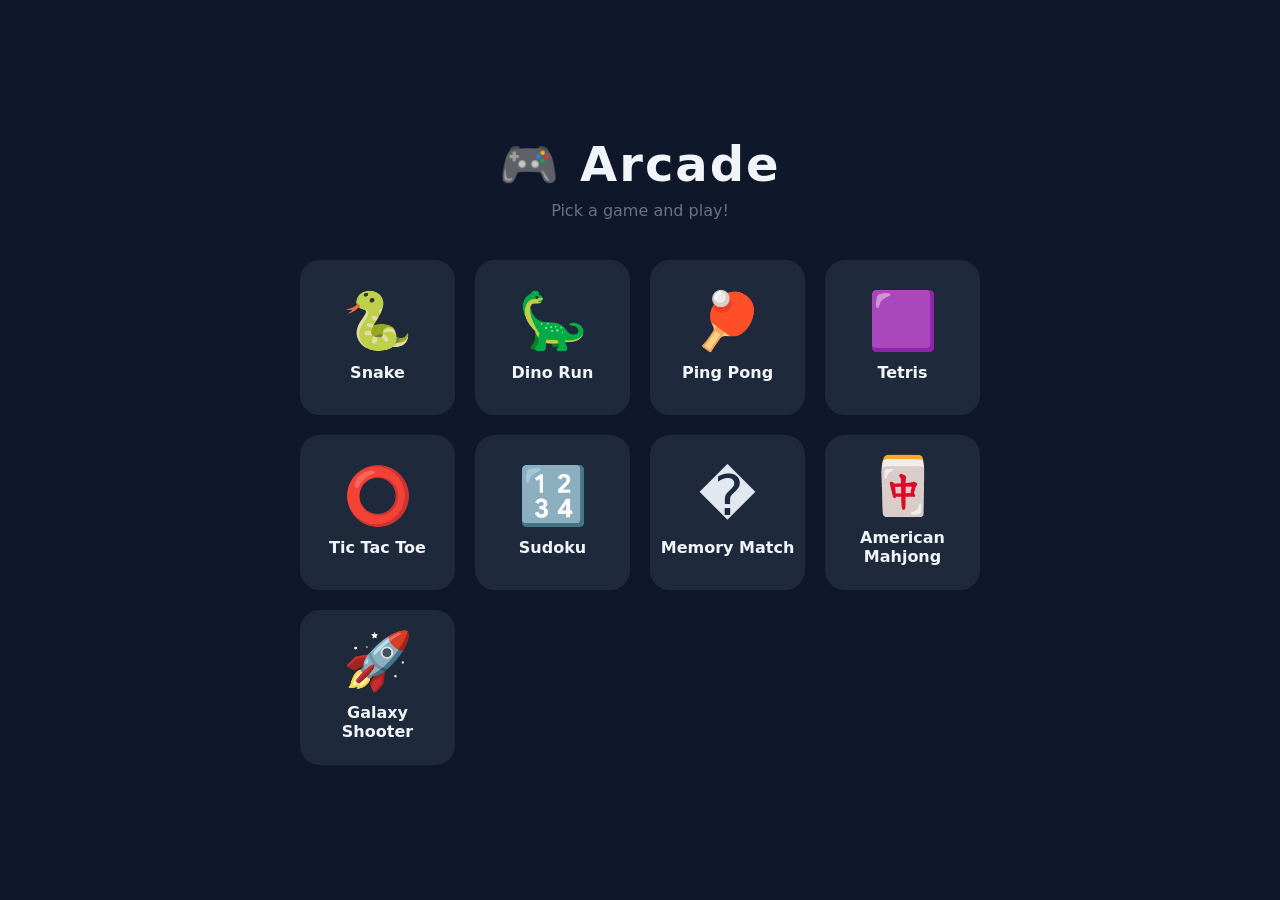
<file: index.html>
<!DOCTYPE html>
<html lang="en">
  <head>
    <meta charset="UTF-8" />
    <meta name="viewport" content="width=device-width, initial-scale=1.0" />
    <title>🎮 Arcade</title>
    <link rel="stylesheet" href="shared/theme.css" />
    <link rel="stylesheet" href="home.css" />
  </head>
  <body>
    <div class="home-wrapper">
      <header class="home-header">
        <h1 class="home-title">🎮 Arcade</h1>
        <p class="home-subtitle">Pick a game and play!</p>
      </header>
      <!-- Tiles are injected here by home.js reading games.config.js -->
      <div class="game-tiles" id="gameTiles"></div>
    </div>

    <script type="module">
      import { GAMES } from './games.config.js';

      const container = document.getElementById('gameTiles');

      GAMES.forEach(game => {
        const a = document.createElement('a');
        a.className = 'game-tile';
        a.href      = game.href;
        a.style.setProperty('--accent', game.accentColor);
        a.innerHTML = `
          <div class="tile-icon">${game.emoji}</div>
          <h2 class="tile-name">${game.name}</h2>
        `;
        container.appendChild(a);
      });
    </script>
  </body>
</html>
</file>
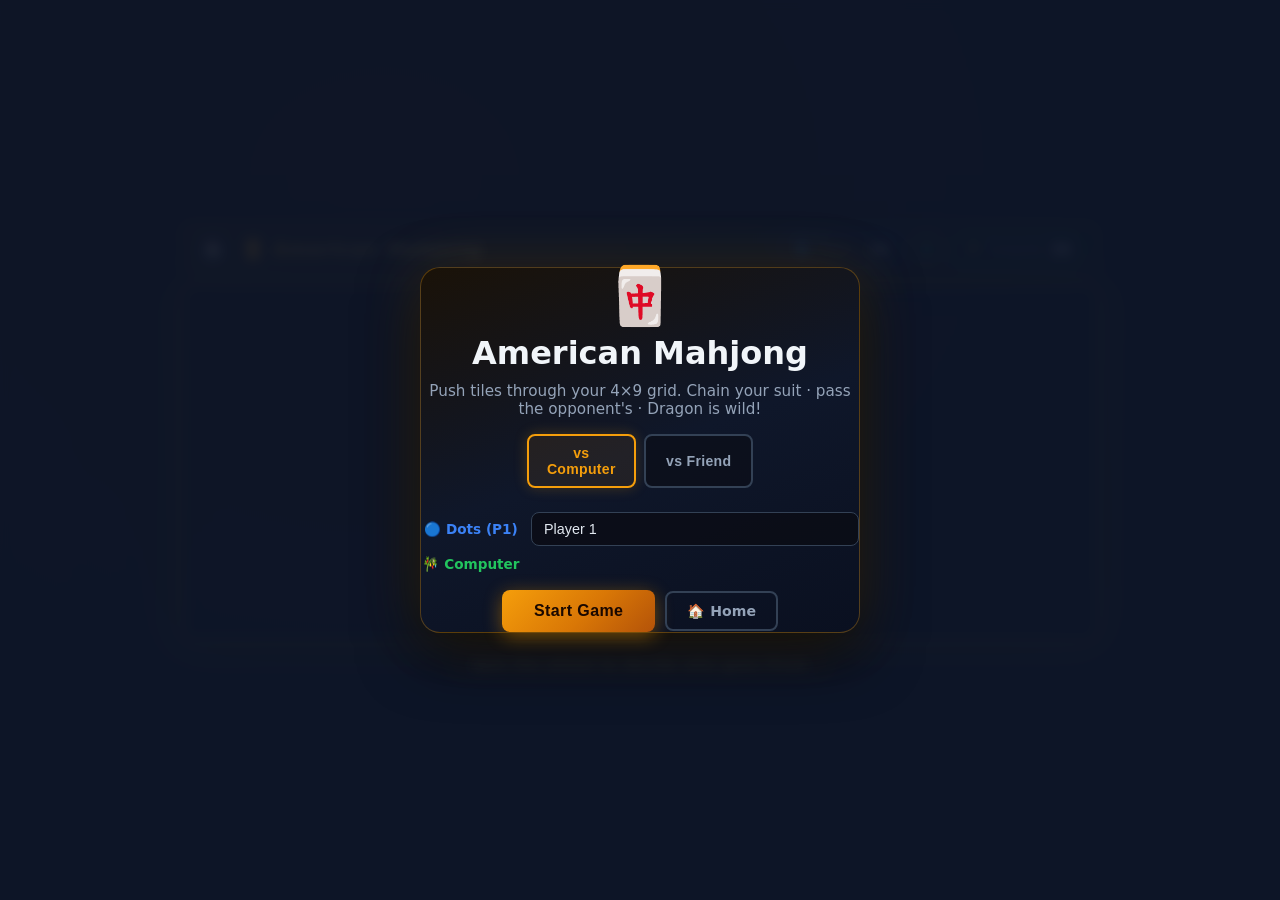
<file: american-mahjong/index.html>
<!DOCTYPE html>
<html lang="en">
  <head>
    <meta charset="UTF-8" />
    <meta name="viewport" content="width=device-width, initial-scale=1.0" />
    <title>🀄 American Mahjong</title>
    <link rel="stylesheet" href="../shared/theme.css" />
    <link rel="stylesheet" href="style.css" />
  </head>
  <body>
    <div class="wrapper">

      <!-- ── Header ─────────────────────────────────────────────── -->
      <header class="header">
        <a class="btn-icon" href="../index.html" title="Back to Home">🏠</a>
        <h1 class="title">🀄 American Mahjong</h1>
        <span class="speed-badge hidden" id="speedBadge"></span>

        <!-- Scoreboard -->
        <div class="score-board">
          <div class="score-pill p1-pill">
            <span class="suit-icon">🔵</span>
            <span class="pill-label" id="nameP1">Player 1</span>
            <span class="pill-value" id="scoreP1">36</span>
          </div>
          <div class="score-pill mid-pill">
            <span class="pill-label">🐉</span>
          </div>
          <div class="score-pill p2-pill">
            <span class="suit-icon">🎋</span>
            <span class="pill-label" id="nameP2">Computer</span>
            <span class="pill-value" id="scoreP2">36</span>
          </div>
        </div>
      </header>

      <!-- ── Game canvas ─────────────────────────────────────────── -->
      <div class="canvas-wrapper">
        <div class="canvas-container" id="canvasContainer">
          <canvas id="gameCanvas"></canvas>

          <!-- ── Start / Game-over overlay ───────────────────────── -->
          <div class="overlay" id="overlay">
            <div class="overlay-card">
              <p class="overlay-emoji" id="overlayEmoji">🀄</p>
              <h2 class="overlay-title" id="overlayTitle">American Mahjong</h2>
              <p class="overlay-subtitle" id="overlaySubtitle">
                Push tiles through your 4×9 grid.<br>
                Chain your suit · pass the opponent's · Dragon is wild!
              </p>

              <!-- Mode toggle -->
              <div class="mode-toggle">
                <button class="mode-btn active" id="modeComputer">vs Computer</button>
                <button class="mode-btn"        id="modeFriend">vs Friend</button>
              </div>

              <!-- Name inputs -->
              <div class="name-inputs">
                <div class="name-field">
                  <label class="name-label p1-label" for="nameInputP1">🔵 Dots (P1)</label>
                  <input class="name-input" id="nameInputP1"
                         type="text" maxlength="12" placeholder="Player 1" value="Player 1" />
                </div>
                <div class="name-field">
                  <label class="name-label p2-label" for="nameInputP2">
                    🎋 <span id="p2LabelText">Computer</span>
                  </label>
                  <input class="name-input hidden" id="nameInputP2"
                         type="text" maxlength="12" placeholder="Player 2" value="Player 2" />
                </div>
              </div>

              <p class="overlay-final hidden" id="overlayFinal"></p>
              <div class="overlay-btn-row">
                <button class="btn-primary" id="btnStart">Start Game</button>
                <a class="btn-home-overlay hidden" id="btnHomeOverlay" href="../index.html">🏠 Home</a>
              </div>
            </div>
          </div>
        </div>

        <!-- Status / instruction bar -->
        <p class="status-text" id="statusText">Spin the wheel to decide who goes first!</p>
      </div>

    </div><!-- /.wrapper -->

    <!-- ── Spin-wheel modal ────────────────────────────────────────── -->
    <div class="spin-modal hidden" id="spinModal">
      <div class="spin-card">
        <h2 class="spin-title">🎡 Who Takes the Dragon?</h2>
        <div class="spin-canvas-wrap">
          <canvas id="spinCanvas" width="300" height="300"></canvas>
          <div class="spin-pointer">▼</div>
        </div>
        <p class="spin-result" id="spinResult">&nbsp;</p>
        <div class="overlay-btn-row">
          <button class="btn-primary hidden" id="btnPlay">Take the Dragon 🐉</button>
        </div>
        <button class="btn-spin" id="btnSpin">Spin!</button>
      </div>
    </div>

    <!-- ── Orientation lock (mobile portrait → ask to rotate) ────── -->
    <div class="orient-overlay orient-need-landscape" id="orientOverlay">
      <span class="orient-icon">📱</span>
      <p class="orient-title">Rotate your device</p>
      <p class="orient-msg">🀄 American Mahjong plays best in <strong>landscape</strong> mode.<br>Turn your phone sideways to continue!</p>
    </div>

    <script type="module" src="game.js"></script>
  </body>
</html>
</file>
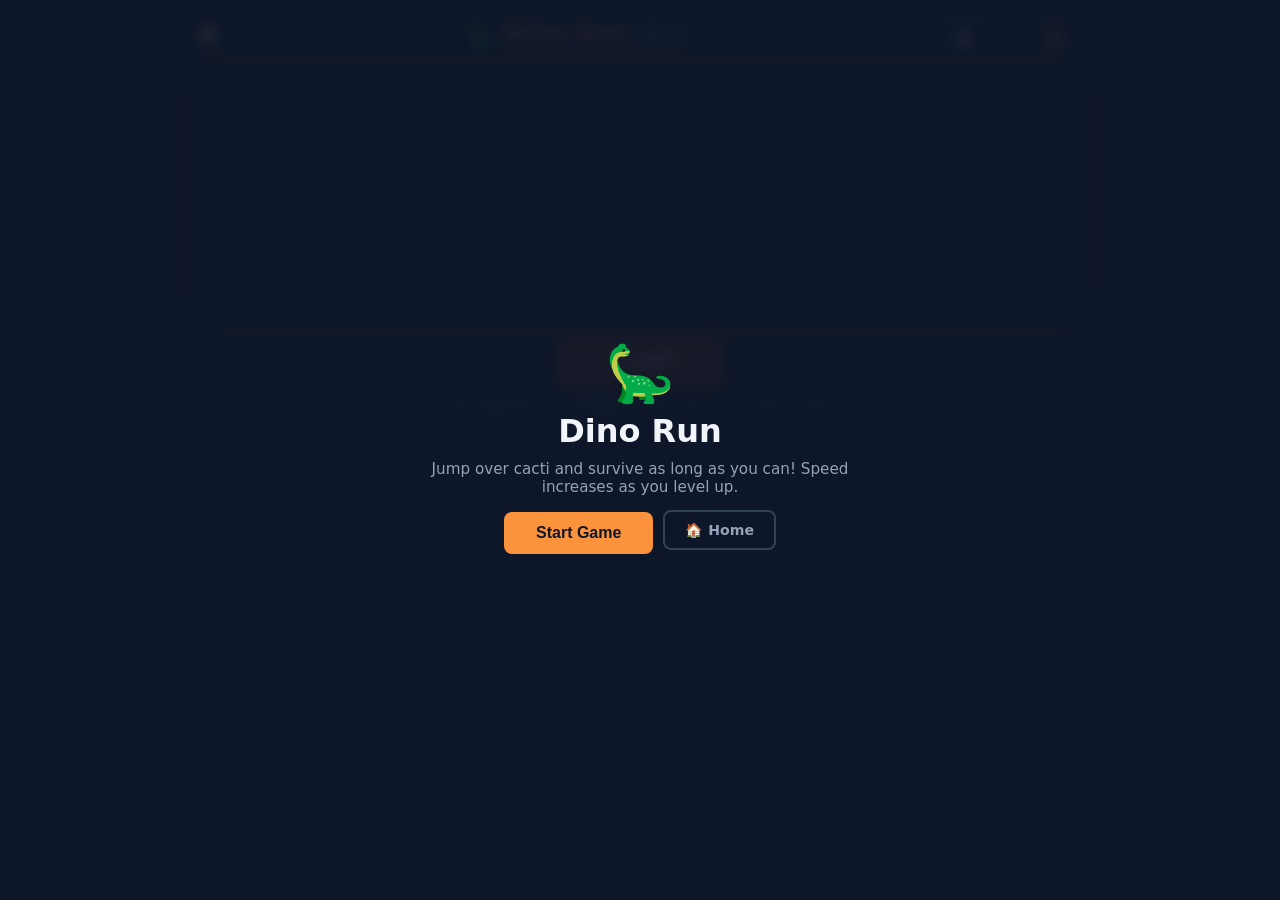
<file: dino/index.html>
<!DOCTYPE html>
<html lang="en">
  <head>
    <meta charset="UTF-8" />
    <meta name="viewport" content="width=device-width, initial-scale=1.0" />
    <title>🦕 Dino Run</title>
    <link rel="stylesheet" href="../shared/theme.css" />
    <link rel="stylesheet" href="style.css" />
  </head>
  <body>
    <div class="wrapper">

      <!-- ── Header ───────────────────────────────────────────────── -->
      <header class="header">
        <a class="btn-icon" href="../index.html" title="Back to Home">🏠</a>

        <div class="title-group">
          <h1 class="title">🦕 Dino Run</h1>
          <span class="speed-badge" id="speedBadge">Lv. 1</span>
        </div>

        <div class="score-board">
          <div class="score-item">
            <span class="score-label">SCORE</span>
            <span class="score-value" id="scoreEl">0</span>
          </div>
          <div class="score-item">
            <span class="score-label">BEST</span>
            <span class="score-value hi-score" id="hiScoreEl">0</span>
          </div>
        </div>
      </header>

      <!-- ── Canvas ────────────────────────────────────────────────── -->
      <div class="canvas-container">
        <canvas id="gameCanvas"></canvas>

        <!-- Start / Game-over overlay -->
        <div class="overlay" id="overlay">
          <div class="overlay-card">
            <p class="overlay-emoji" id="overlayEmoji">🦕</p>
            <h2 class="overlay-title" id="overlayTitle">Dino Run</h2>
            <p class="overlay-subtitle" id="overlaySubtitle">Jump over the cacti!</p>
            <p class="overlay-final hidden" id="overlayFinal"></p>
            <div class="overlay-btn-row">
              <button class="btn-primary" id="btnStart">Start Game</button>
              <a class="btn-home-overlay hidden" id="btnHomeOverlay" href="../index.html">🏠 Home</a>
            </div>
          </div>
        </div>
      </div>

      <!-- ── Jump button (mouse / touch) ──────────────────────────── -->
      <div class="jump-controls">
        <button class="btn-jump" id="btnJump">⬆ JUMP</button>
      </div>

      <!-- ── Footer ───────────────────────────────────────────────── -->
      <footer class="footer">
        Press <strong>Space</strong> or tap <strong>⬆ JUMP</strong> to leap over cacti &nbsp;·&nbsp; Don't crash!
      </footer>

    </div>
    <script type="module" src="game.js"></script>
  </body>
</html>
</file>
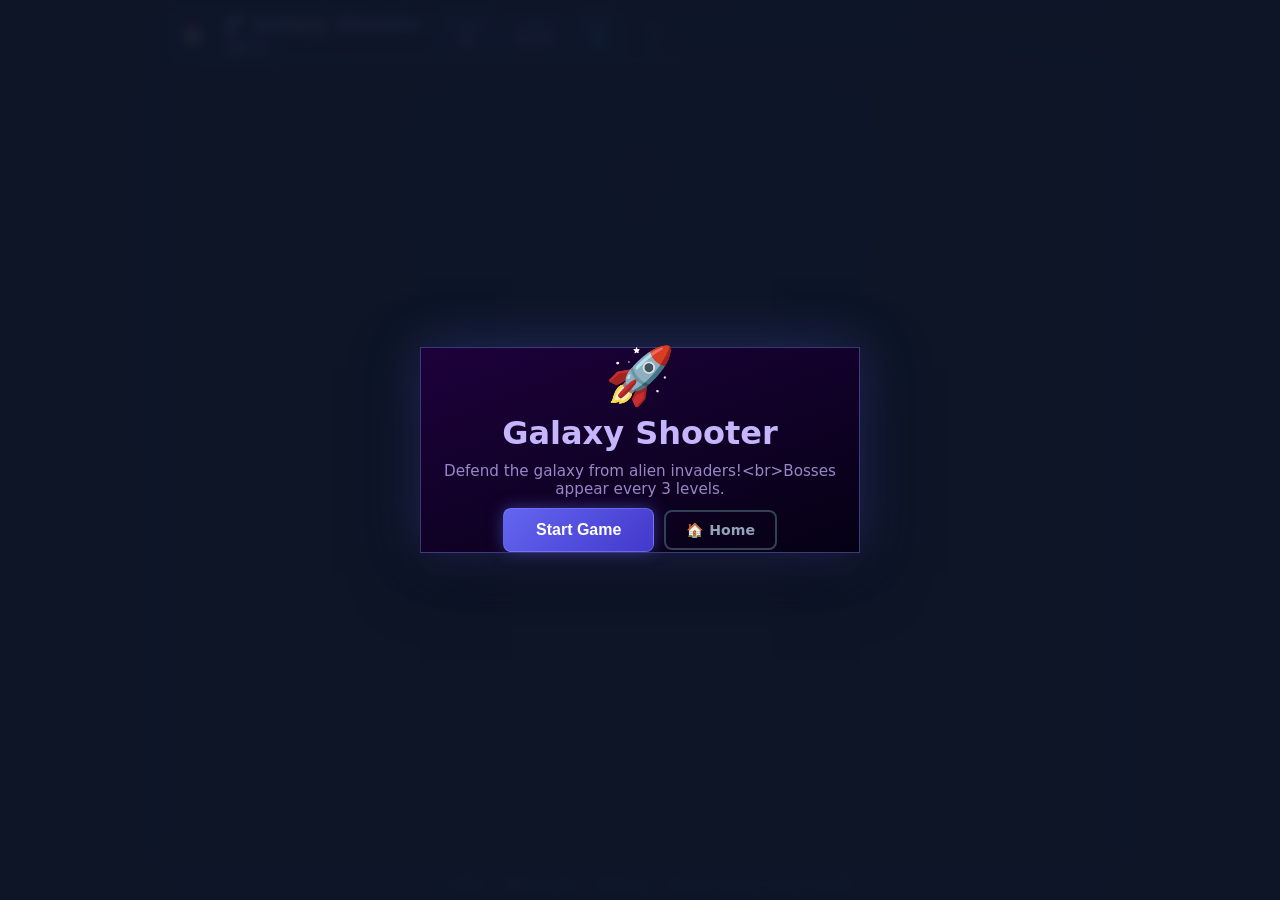
<file: galaxy-shooter/index.html>
<!DOCTYPE html>
<html lang="en">
  <head>
    <meta charset="UTF-8" />
    <meta name="viewport" content="width=device-width, initial-scale=1.0" />
    <title>🚀 Galaxy Shooter</title>
    <link rel="stylesheet" href="../shared/theme.css" />
    <link rel="stylesheet" href="style.css" />
  </head>
  <body>
    <div class="wrapper">

      <!-- ── Header ───────────────────────────────────────────────── -->
      <header class="header">
        <a class="btn-icon" href="../index.html" title="Back to Home">🏠</a>

        <div class="title-group">
          <h1 class="title">🚀 Galaxy Shooter</h1>
          <span class="speed-badge" id="speedBadge">Lv. 1</span>
        </div>

        <div class="score-board">
          <div class="score-item">
            <span class="score-label">SCORE</span>
            <span class="score-value" id="scoreEl">0</span>
          </div>
          <div class="score-item">
            <span class="score-label">LIVES</span>
            <span class="score-value lives-display" id="livesEl">❤️❤️❤️</span>
          </div>
          <div class="score-item">
            <span class="score-label">BEST</span>
            <span class="score-value hi-score" id="hiScoreEl">0</span>
          </div>
        </div>

        <button class="btn-icon" id="btnPause" title="Pause (P)">⏸</button>
      </header>

      <!-- ── Canvas ────────────────────────────────────────────────── -->
      <div class="canvas-container">
        <canvas id="gameCanvas"></canvas>

        <!-- Pause overlay -->
        <div class="pause-overlay hidden" id="pauseOverlay">
          <p class="pause-text">⏸ PAUSED</p>
          <p class="pause-hint">Tap or press P to resume</p>
        </div>

        <!-- Start / Game-over overlay -->
        <div class="overlay" id="overlay">
          <div class="overlay-card">
            <p class="overlay-emoji" id="overlayEmoji">🚀</p>
            <h2 class="overlay-title" id="overlayTitle">Galaxy Shooter</h2>
            <p class="overlay-subtitle" id="overlaySubtitle">Defend the galaxy from alien invaders!</p>
            <p class="overlay-final hidden" id="overlayFinal"></p>
            <div class="overlay-btn-row">
              <button class="btn-primary" id="btnStart">Start Game</button>
              <a class="btn-home-overlay hidden" id="btnHomeOverlay" href="../index.html">🏠 Home</a>
            </div>
          </div>
        </div>
      </div>

      <!-- ── Mobile touch controls ────────────────────────────────── -->
      <div class="touch-controls" id="touchControls">
        <button class="btn-touch btn-left" id="btnLeft">◀</button>
        <button class="btn-touch btn-fire" id="btnFire">🔥</button>
        <button class="btn-touch btn-right" id="btnRight">▶</button>
      </div>

      <!-- ── Footer ───────────────────────────────────────────────── -->
      <footer class="footer">
        <strong>← →</strong> Move &nbsp;·&nbsp; 🔫 Auto-fire &nbsp;·&nbsp; <strong>P</strong> Pause &nbsp;·&nbsp; Bosses appear every 3 levels!
      </footer>

    </div>

    <!-- ── Orientation lock (mobile portrait → ask to rotate) ──── -->
    <div class="orient-overlay orient-need-landscape" id="orientOverlay">
      <span class="orient-icon">📱</span>
      <p class="orient-title">Rotate your device</p>
      <p class="orient-msg">🚀 Galaxy Shooter plays best in <strong>landscape</strong> mode.<br>Turn your phone sideways to continue!</p>
    </div>

    <script type="module" src="game.js"></script>
  </body>
</html>
</file>
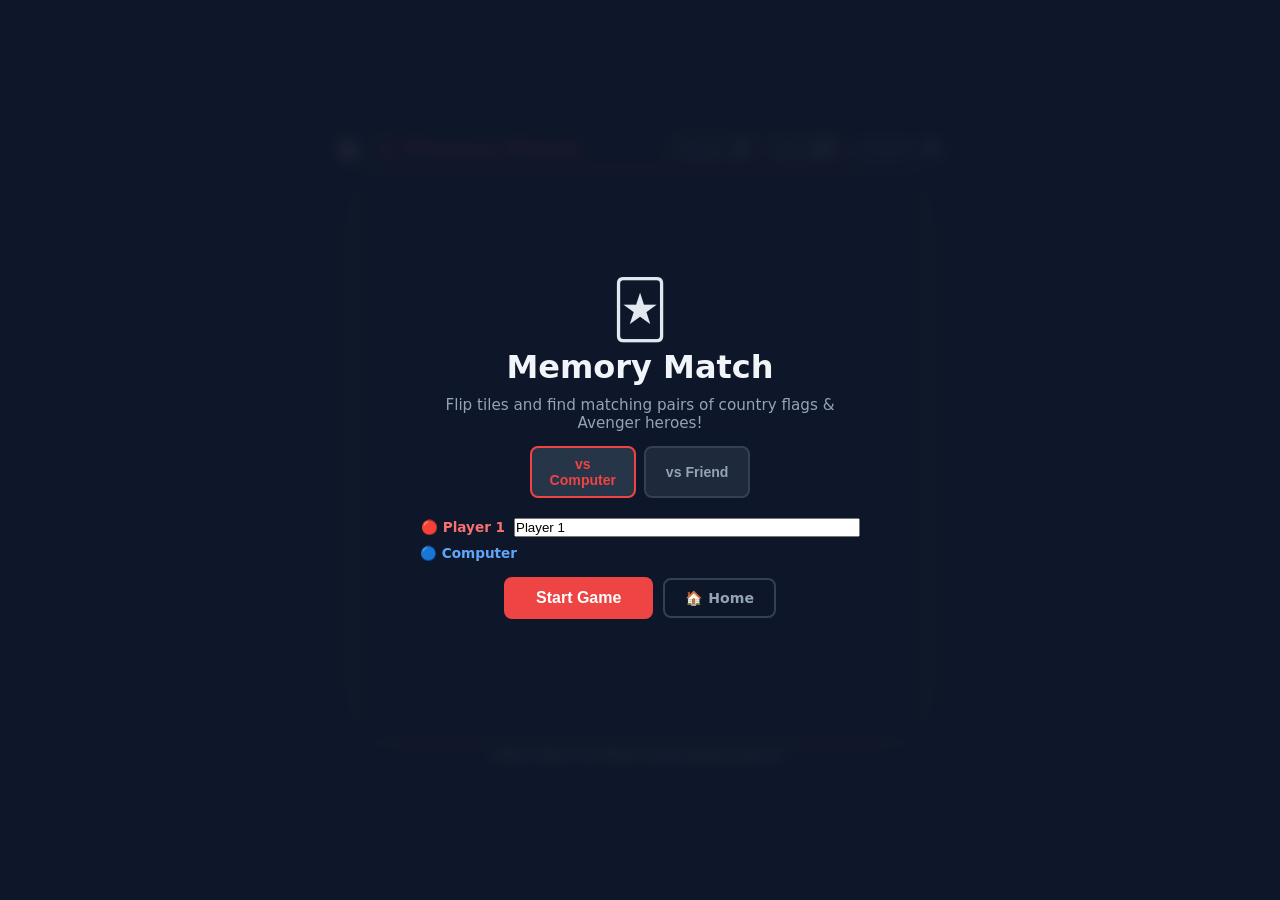
<file: mahjong/index.html>
<!DOCTYPE html>
<html lang="en">
  <head>
    <meta charset="UTF-8" />
    <meta name="viewport" content="width=device-width, initial-scale=1.0" />
    <title>🃏 Memory Match</title>
    <link rel="stylesheet" href="../shared/theme.css" />
    <link rel="stylesheet" href="style.css" />
  </head>
  <body>
    <div class="wrapper">

      <!-- ── Header ─────────────────────────────────────────────── -->
      <header class="header">
        <a class="btn-icon" href="../index.html" title="Back to Home">🏠</a>
        <h1 class="title">🃏 Memory Match</h1>
        <span class="speed-badge hidden" id="speedBadge"></span>

        <!-- Scoreboard -->
        <div class="score-board">
          <div class="score-pill p1-pill">
            <span class="pill-label" id="nameP1">Player 1</span>
            <span class="pill-value" id="scoreP1">0</span>
          </div>
          <div class="score-pill draw-pill">
            <span class="pill-label">Pairs</span>
            <span class="pill-value" id="pairsLeft">18</span>
          </div>
          <div class="score-pill p2-pill">
            <span class="pill-label" id="nameP2">Computer</span>
            <span class="pill-value" id="scoreP2">0</span>
          </div>
        </div>
      </header>

      <!-- ── Game canvas ─────────────────────────────────────────── -->
      <div class="canvas-wrapper">
        <div class="canvas-container">
          <canvas id="gameCanvas"></canvas>

          <!-- ── Start / Game-over overlay ───────────────────────── -->
          <div class="overlay" id="overlay">
            <div class="overlay-card">
              <p class="overlay-emoji" id="overlayEmoji">🃏</p>
              <h2 class="overlay-title" id="overlayTitle">Memory Match</h2>
              <p class="overlay-subtitle" id="overlaySubtitle">
                Flip tiles and find matching pairs!<br>Country flags &amp; Avenger heroes.
              </p>

              <!-- Mode toggle -->
              <div class="mode-toggle">
                <button class="mode-btn active" id="modeComputer">vs Computer</button>
                <button class="mode-btn"        id="modeFriend">vs Friend</button>
              </div>

              <!-- Name inputs -->
              <div class="name-inputs">
                <div class="name-field">
                  <label class="name-label p1-label" for="nameInputP1">🔴 Player 1</label>
                  <input class="name-input" id="nameInputP1"
                         type="text" maxlength="12" placeholder="Player 1" value="Player 1" />
                </div>
                <div class="name-field">
                  <label class="name-label p2-label" for="nameInputP2">
                    🔵 <span id="p2LabelText">Computer</span>
                  </label>
                  <input class="name-input hidden" id="nameInputP2"
                         type="text" maxlength="12" placeholder="Player 2" value="Player 2" />
                </div>
              </div>

              <p class="overlay-final hidden" id="overlayFinal"></p>
              <div class="overlay-btn-row">
                <button class="btn-primary" id="btnStart">Start Game</button>
                <a class="btn-home-overlay hidden" id="btnHomeOverlay" href="../index.html">🏠 Home</a>
              </div>
            </div>
          </div>
        </div>

        <!-- Status bar -->
        <p class="status-text" id="statusText">Flip tiles to find matching pairs!</p>
      </div>

    </div><!-- /.wrapper -->

    <!-- ── Spin-wheel modal (shown between overlay and game start) ── -->
    <div class="spin-modal hidden" id="spinModal">
      <div class="spin-card">
        <h2 class="spin-title">🎡 Who Goes First?</h2>
        <div class="spin-canvas-wrap">
          <canvas id="spinCanvas" width="300" height="300"></canvas>
          <div class="spin-pointer">▼</div>
        </div>
        <p class="spin-result" id="spinResult">&nbsp;</p>
        <div class="overlay-btn-row">
          <button class="btn-primary hidden" id="btnPlay">Let's Play! 🎮</button>
        </div>
        <button class="btn-spin" id="btnSpin">Spin!</button>
      </div>
    </div>

    <!-- ── Orientation lock (mobile landscape → ask to rotate) ───── -->
    <div class="orient-overlay orient-need-portrait" id="orientOverlay">
      <span class="orient-icon">📱</span>
      <p class="orient-title">Rotate your device</p>
      <p class="orient-msg">🃏 Memory Match plays best in <strong>portrait</strong> mode.<br>Turn your phone upright to continue!</p>
    </div>

    <script type="module" src="game.js"></script>
  </body>
</html>
</file>
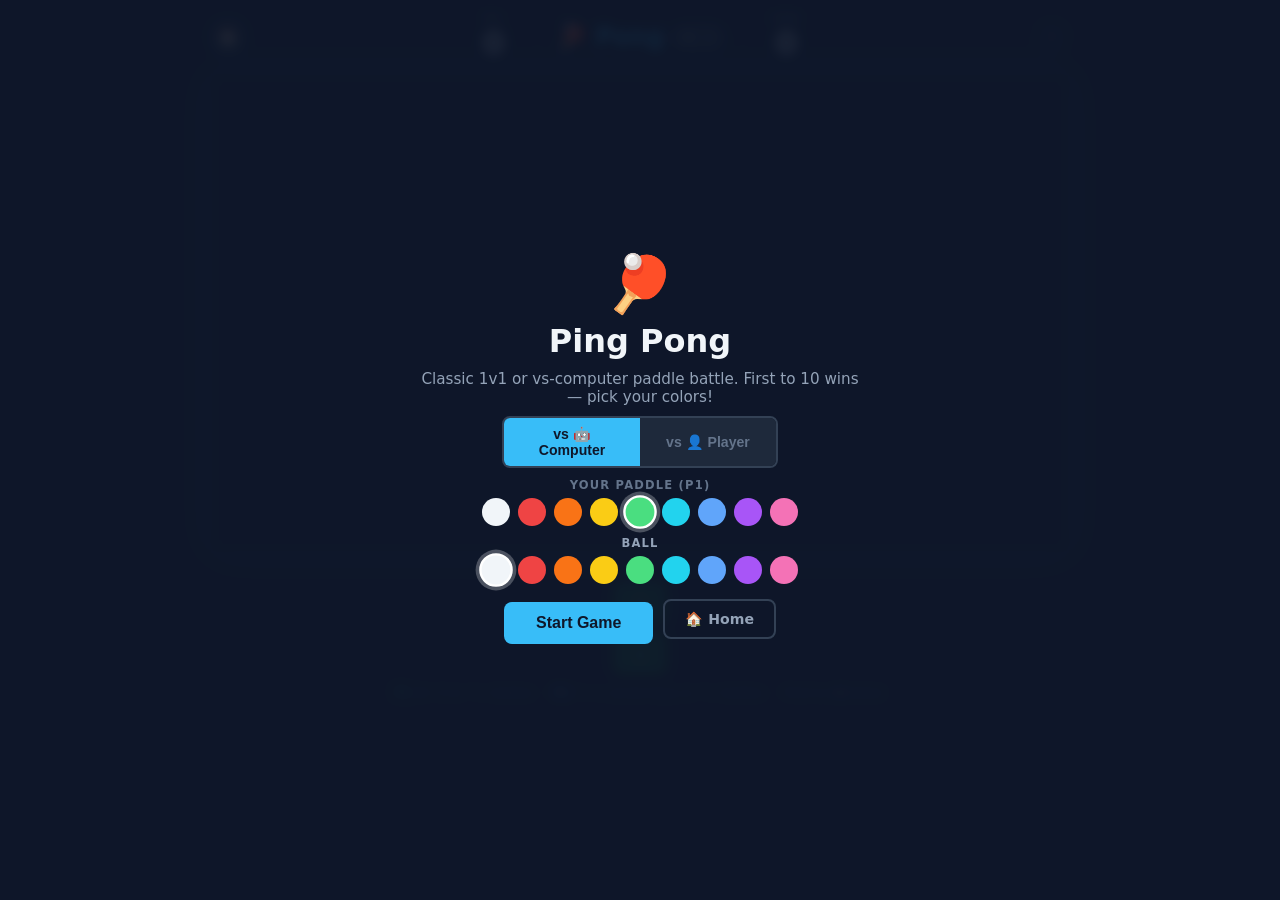
<file: pong/index.html>
<!DOCTYPE html>
<html lang="en">
  <head>
    <meta charset="UTF-8" />
    <meta name="viewport" content="width=device-width, initial-scale=1.0" />
    <title>🏓 Ping Pong</title>
    <link rel="stylesheet" href="../shared/theme.css" />
    <link rel="stylesheet" href="style.css" />
  </head>
  <body>
    <div class="wrapper">

      <!-- ── Header ───────────────────────────────────────────────── -->
      <header class="header">
        <a class="btn-icon" href="../index.html" title="Back to Home">🏠</a>

        <!-- Left score | title + badge | Right score -->
        <div class="score-board">
          <div class="score-side">
            <span class="score-label p1-label" id="labelP1">P1</span>
            <span class="score-value" id="scoreP1">0</span>
          </div>

          <span class="score-sep">·</span>

          <div class="title-group">
            <h1 class="title">🏓 Pong</h1>
            <span class="speed-badge" id="speedBadge">Lv. 1</span>
          </div>

          <span class="score-sep">·</span>

          <div class="score-side">
            <span class="score-label p2-label" id="labelP2">P2</span>
            <span class="score-value" id="scoreP2">0</span>
          </div>
        </div>

        <!-- pause button -->
        <button class="btn-icon" id="btnPause" title="Pause (P)" disabled>⏸</button>
      </header>

      <!-- ── Canvas ───────────────────────────────────────────────── -->
      <div class="canvas-container">
        <canvas id="gameCanvas"></canvas>

        <!-- Start / Game-over overlay -->
        <div class="overlay" id="overlay">
          <div class="overlay-card">
            <p class="overlay-emoji" id="overlayEmoji">🏓</p>
            <h2 class="overlay-title" id="overlayTitle">Ping Pong</h2>
            <p class="overlay-subtitle" id="overlaySubtitle">First to 10 wins!</p>

            <!-- Mode toggle -->
            <div class="mode-toggle">
              <button class="mode-btn active" id="modeComputer">vs 🤖 Computer</button>
              <button class="mode-btn"        id="modePlayer">vs 👤 Player</button>
            </div>

            <!-- Color pickers -->
            <div class="color-pickers">
              <div class="color-picker-row">
                <p class="color-picker-label p1-label">Your Paddle (P1)</p>
                <div class="color-swatches" id="swatchesP1"></div>
              </div>
              <div class="color-picker-row" id="p2ColorPicker">
                <p class="color-picker-label p2-label">P2 Paddle</p>
                <div class="color-swatches" id="swatchesP2"></div>
              </div>
              <div class="color-picker-row">
                <p class="color-picker-label" style="color:#94a3b8">Ball</p>
                <div class="color-swatches" id="swatchesBall"></div>
              </div>
            </div>

            <p class="overlay-final hidden" id="overlayFinal"></p>
            <div class="overlay-btn-row">
              <button class="btn-primary" id="btnStart">Start Game</button>
              <a class="btn-home-overlay hidden" id="btnHomeOverlay" href="../index.html">🏠 Home</a>
            </div>
          </div>
        </div>

        <!-- Pause overlay -->
        <div class="overlay hidden" id="pauseOverlay">
          <div class="overlay-card">
            <p class="overlay-emoji">⏸</p>
            <h2 class="overlay-title">Paused</h2>
            <p class="overlay-subtitle">Tap to resume (or press <strong>P</strong>)</p>
          </div>
        </div>
      </div>

      <!-- ── D-pad controls ────────────────────────────────────────── -->
      <div class="controls">
        <!-- P1 up/down -->
        <div class="dpad" id="dpadP1">
          <span class="dpad-label p1-label">P1</span>
          <div class="dpad-col">
            <button class="dpad-btn p1-dpad-btn" id="p1DpadUp"   title="Up">↑</button>
            <button class="dpad-btn p1-dpad-btn" id="p1DpadDown" title="Down">↓</button>
          </div>
        </div>

        <!-- P2 up/down (hidden in vs-computer mode) -->
        <div class="dpad hidden" id="dpadP2">
          <span class="dpad-label p2-label">P2</span>
          <div class="dpad-col">
            <button class="dpad-btn p2-dpad-btn" id="p2DpadUp"   title="Up">↑</button>
            <button class="dpad-btn p2-dpad-btn" id="p2DpadDown" title="Down">↓</button>
          </div>
        </div>
      </div>

      <!-- ── Footer ───────────────────────────────────────────────── -->
      <footer class="footer">
        <span class="p1-label">P1</span> W / S or ↑↓ button &nbsp;·&nbsp;
        <span class="p2-label">P2</span> ↑ / ↓ arrow keys or ↑↓ button &nbsp;·&nbsp;
        First to <strong>10</strong> wins!
      </footer>

    </div>
    <!-- ── Orientation lock (mobile portrait → ask to rotate) ────── -->
    <div class="orient-overlay orient-need-landscape" id="orientOverlay">
      <span class="orient-icon">📱</span>
      <p class="orient-title">Rotate your device</p>
      <p class="orient-msg">🏓 Ping Pong plays best in <strong>landscape</strong> mode.<br>Turn your phone sideways to continue!</p>
    </div>

    <script type="module" src="game.js"></script>
  </body>
</html>
</file>
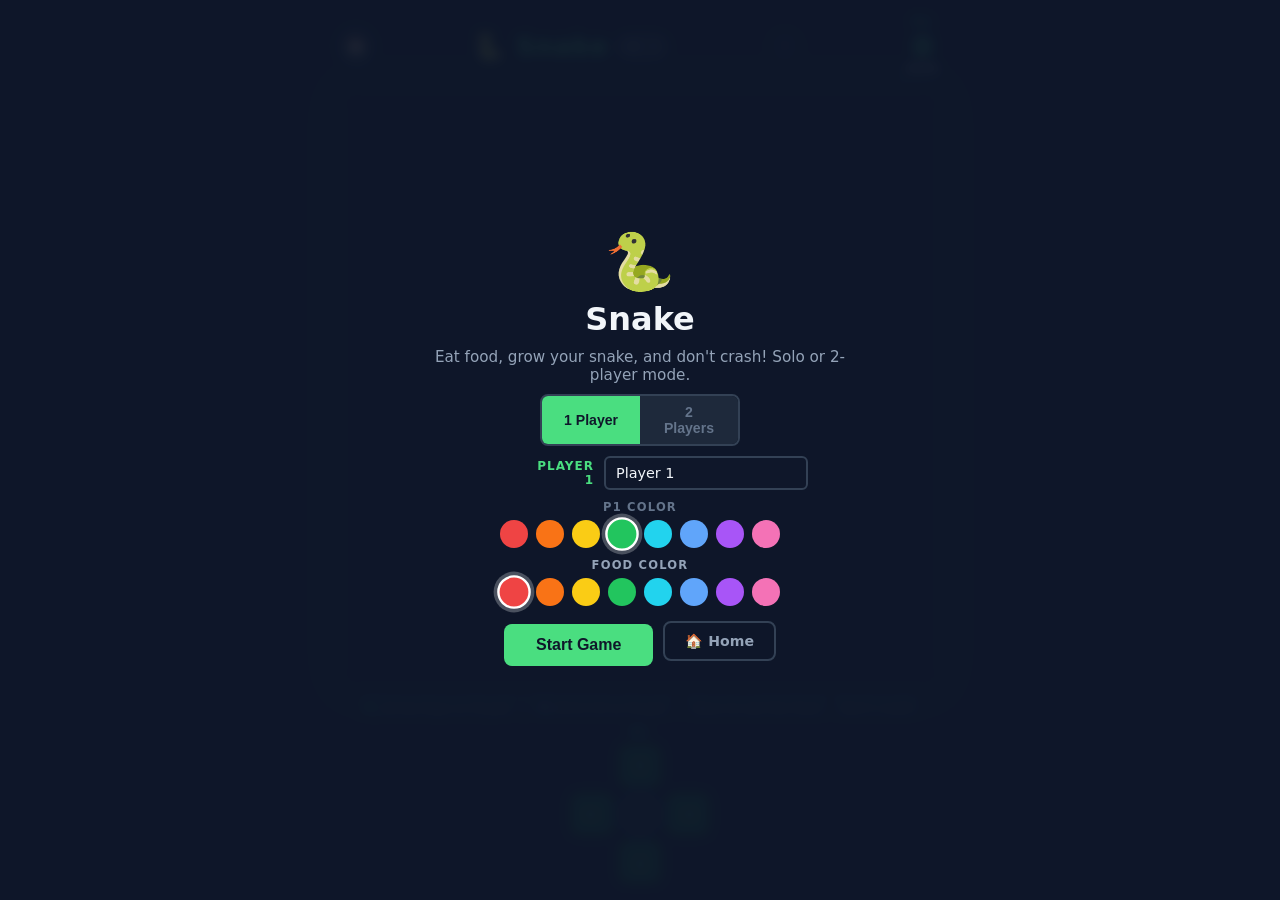
<file: snake/index.html>
<!DOCTYPE html>
<html lang="en">
  <head>
    <meta charset="UTF-8" />
    <meta name="viewport" content="width=device-width, initial-scale=1.0" />
    <title>Snake</title>
    <link rel="stylesheet" href="../shared/theme.css" />
    <link rel="stylesheet" href="style.css" />
  </head>
  <body>
    <div class="wrapper">
      <header class="header">
        <!-- Home button -->
        <a class="btn-icon" href="../index.html" title="Back to Home">🏠</a>

        <!-- Title + live speed level badge -->
        <div class="title-group">
          <h1 class="title">🐍 Snake</h1>
          <span class="speed-badge" id="speedBadge">Lv. 1</span>
        </div>

        <!-- Pause button (centre of header) -->
        <button class="btn-icon" id="btnPause" title="Pause (P)" disabled>⏸</button>

        <!-- Score board — P2 section hidden in solo mode -->
        <div class="score-board">
          <div class="player-score">
            <span class="score-label p1-label" id="label1">P1</span>
            <span class="score-value p1-score" id="score1">0</span>
            <span class="lives-display" id="lives1">❤️❤️❤️</span>
            <span class="wins-badge p1-label hidden" id="wins1">0 wins</span>
          </div>
          <div class="score-divider" id="scoreDivider">·</div>
          <div class="player-score hidden" id="p2ScoreBox">
            <span class="score-label p2-label" id="label2">P2</span>
            <span class="score-value p2-score" id="score2">0</span>
            <span class="lives-display" id="lives2">❤️❤️❤️</span>
            <span class="wins-badge p2-label hidden" id="wins2">0 wins</span>
          </div>
        </div>
      </header>

      <!-- Game canvas -->
      <div class="canvas-container">
        <canvas id="gameCanvas"></canvas>

        <!-- Start / game-over overlay -->
        <div class="overlay" id="overlay">
          <div class="overlay-card">
            <p class="overlay-emoji" id="overlayEmoji">🐍</p>
            <h2 class="overlay-title" id="overlayTitle">Snake</h2>
            <p class="overlay-subtitle" id="overlaySubtitle"></p>

            <!-- Solo / Duo mode toggle -->
            <div class="mode-toggle">
              <button class="mode-btn active" id="modeSolo">1 Player</button>
              <button class="mode-btn"        id="modeDuo" >2 Players</button>
            </div>

            <!-- Player name inputs (P2 row hidden in solo mode) -->
            <div class="name-inputs">
              <div class="name-field">
                <label class="name-label p1-label" for="nameP1">Player 1</label>
                <input class="name-input p1-input" id="nameP1"
                       type="text" maxlength="12"
                       placeholder="Player 1" value="Player 1" />
              </div>
              <div class="name-field hidden" id="p2NameField">
                <label class="name-label p2-label" for="nameP2">Player 2</label>
                <input class="name-input p2-input" id="nameP2"
                       type="text" maxlength="12"
                       placeholder="Player 2" value="Player 2" />
              </div>
            </div>

            <!-- Colour pickers: P1 snake · P2 snake (duo only) · food -->
            <div class="color-pickers">
              <div class="color-picker-row">
                <p class="color-picker-label p1-label">P1 Color</p>
                <div class="color-swatches" id="colorSwatchesP1"></div>
              </div>
              <div class="color-picker-row hidden" id="p2ColorPicker">
                <p class="color-picker-label p2-label">P2 Color</p>
                <div class="color-swatches" id="colorSwatchesP2"></div>
              </div>
              <div class="color-picker-row">
                <p class="color-picker-label food-label">Food Color</p>
                <div class="color-swatches" id="colorSwatchesFood"></div>
              </div>
            </div>

            <p class="overlay-final hidden" id="overlayFinal"></p>
            <div class="overlay-btn-row">
              <button class="btn-primary" id="btnStart">Start Game</button>
              <a class="btn-home-overlay hidden" id="btnHomeOverlay" href="../index.html">🏠 Home</a>
            </div>
          </div>
        </div>

        <!-- Pause overlay (separate from start/game-over overlay) -->
        <div class="overlay hidden" id="pauseOverlay">
          <div class="overlay-card">
            <p class="overlay-emoji">⏸</p>
            <h2 class="overlay-title">Paused</h2>
            <p class="overlay-subtitle">Tap to resume (or press <strong>P</strong>)</p>
          </div>
        </div>
      </div>

      <footer class="footer">
        <span class="p1-label">P1</span> Arrow keys or D-pad
        &nbsp;&nbsp;|&nbsp;&nbsp;
        <span class="p2-label">P2</span> W A S D or D-pad
        &nbsp;&nbsp;·&nbsp;&nbsp;
        Race to eat the food &nbsp;·&nbsp; Don't crash!
      </footer>

      <!-- On-screen D-pad controls (click or tap to steer) -->
      <div class="controls" id="controls">
        <!-- P1 D-pad (always shown) -->
        <div class="dpad" id="dpadP1">
          <span class="dpad-label p1-label">P1</span>
          <div class="dpad-grid">
            <div></div>
            <button class="dpad-btn p1-dpad-btn" id="p1DpadUp"    title="Up">↑</button>
            <div></div>
            <button class="dpad-btn p1-dpad-btn" id="p1DpadLeft"  title="Left">←</button>
            <div class="dpad-center"></div>
            <button class="dpad-btn p1-dpad-btn" id="p1DpadRight" title="Right">→</button>
            <div></div>
            <button class="dpad-btn p1-dpad-btn" id="p1DpadDown"  title="Down">↓</button>
            <div></div>
          </div>
        </div>

        <!-- P2 D-pad (duo mode only) -->
        <div class="dpad hidden" id="dpadP2">
          <span class="dpad-label p2-label">P2</span>
          <div class="dpad-grid">
            <div></div>
            <button class="dpad-btn p2-dpad-btn" id="p2DpadUp"    title="Up">↑</button>
            <div></div>
            <button class="dpad-btn p2-dpad-btn" id="p2DpadLeft"  title="Left">←</button>
            <div class="dpad-center"></div>
            <button class="dpad-btn p2-dpad-btn" id="p2DpadRight" title="Right">→</button>
            <div></div>
            <button class="dpad-btn p2-dpad-btn" id="p2DpadDown"  title="Down">↓</button>
            <div></div>
          </div>
        </div>
      </div>
    </div>

    <!-- ── Orientation lock (mobile landscape → ask to rotate) ───── -->
    <div class="orient-overlay orient-need-portrait" id="orientOverlay">
      <span class="orient-icon">📱</span>
      <p class="orient-title">Rotate your device</p>
      <p class="orient-msg">🐍 Snake plays best in <strong>portrait</strong> mode.<br>Turn your phone upright to continue!</p>
    </div>

    <script type="module" src="game.js"></script>
  </body>
</html>
</file>
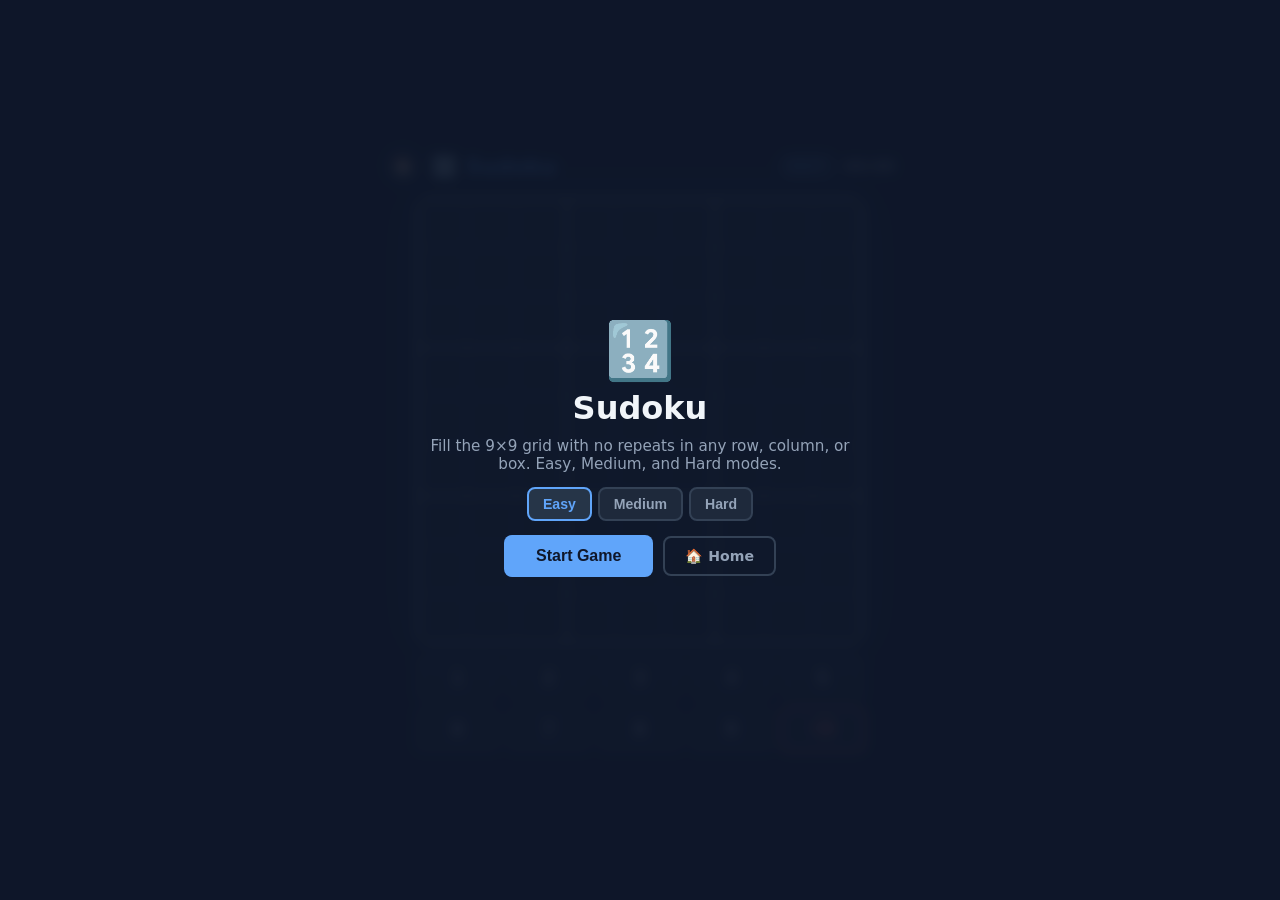
<file: sudoku/index.html>
<!DOCTYPE html>
<html lang="en">
  <head>
    <meta charset="UTF-8" />
    <meta name="viewport" content="width=device-width, initial-scale=1.0" />
    <title>Sudoku</title>
    <link rel="stylesheet" href="../shared/theme.css" />
    <link rel="stylesheet" href="style.css" />
  </head>
  <body>
    <div class="wrapper">

      <header class="header">
        <a class="btn-icon" href="../index.html" title="Back to Home">🏠</a>
        <h1 class="title">🔢 Sudoku</h1>
        <!-- Hidden – required by GameBase internals -->
        <span class="speed-badge hidden" id="speedBadge"></span>
        <div class="header-right">
          <span class="diff-display" id="difficultyBadge">Easy</span>
          <span class="timer-display" id="timerDisplay">00:00</span>
        </div>
      </header>

      <div class="game-area">

        <!-- Sudoku container: holds the grid + start/end overlay -->
        <div class="sudoku-container">
          <!-- Hidden canvas — required by GameBase; never rendered to -->
          <canvas id="gameCanvas" width="1" height="1" class="hidden"></canvas>

          <!-- 9×9 grid populated by game.js -->
          <div class="sudoku-grid" id="sudokuGrid"></div>

          <!-- Start / game-over overlay -->
          <div class="overlay" id="overlay">
            <div class="overlay-card">
              <p class="overlay-emoji" id="overlayEmoji">🔢</p>
              <h2 class="overlay-title" id="overlayTitle">Sudoku</h2>
              <p class="overlay-subtitle" id="overlaySubtitle">
                Fill the grid — no repeats in any row, column, or 3×3 box.
              </p>

              <!-- Difficulty selector -->
              <div class="diff-toggle">
                <button class="diff-btn active" id="diffEasy">Easy</button>
                <button class="diff-btn"        id="diffMedium">Medium</button>
                <button class="diff-btn"        id="diffHard">Hard</button>
              </div>

              <p class="overlay-final hidden" id="overlayFinal"></p>
              <div class="overlay-btn-row">
                <button class="btn-primary" id="btnStart">Start Game</button>
                <a class="btn-home-overlay hidden" id="btnHomeOverlay" href="../index.html">🏠 Home</a>
              </div>
            </div>
          </div>
        </div>

        <!-- Number pad (touch + mouse fallback) -->
        <div class="numpad" id="numpad">
          <button class="num-btn" data-num="1">1</button>
          <button class="num-btn" data-num="2">2</button>
          <button class="num-btn" data-num="3">3</button>
          <button class="num-btn" data-num="4">4</button>
          <button class="num-btn" data-num="5">5</button>
          <button class="num-btn" data-num="6">6</button>
          <button class="num-btn" data-num="7">7</button>
          <button class="num-btn" data-num="8">8</button>
          <button class="num-btn" data-num="9">9</button>
          <button class="num-btn erase-btn" data-num="0">⌫</button>
        </div>

      </div><!-- /.game-area -->
    </div><!-- /.wrapper -->

    <!-- ── Orientation lock (mobile landscape → ask to rotate) ───── -->
    <div class="orient-overlay orient-need-portrait" id="orientOverlay">
      <span class="orient-icon">📱</span>
      <p class="orient-title">Rotate your device</p>
      <p class="orient-msg">🔢 Sudoku plays best in <strong>portrait</strong> mode.<br>Turn your phone upright to continue!</p>
    </div>

    <script type="module" src="game.js"></script>
  </body>
</html>
</file>
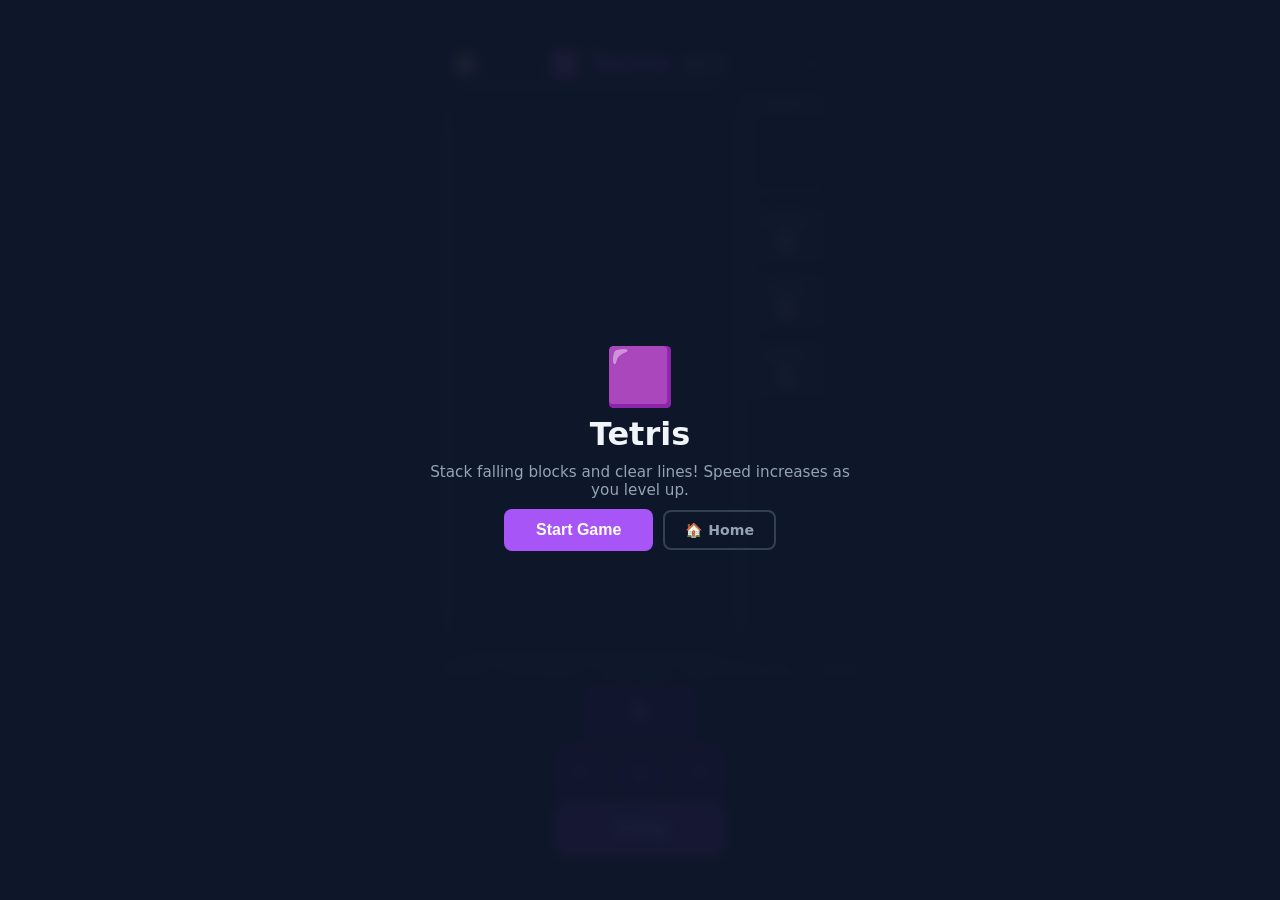
<file: tetris/index.html>
<!DOCTYPE html>
<html lang="en">
  <head>
    <meta charset="UTF-8" />
    <meta name="viewport" content="width=device-width, initial-scale=1.0" />
    <title>Tetris</title>
    <link rel="stylesheet" href="../shared/theme.css" />
    <link rel="stylesheet" href="style.css" />
  </head>
  <body>
    <div class="wrapper">

      <header class="header">
        <a class="btn-icon" href="../index.html" title="Back to Home">🏠</a>
        <div class="title-group">
          <h1 class="title">🟪 Tetris</h1>
          <span class="speed-badge" id="speedBadge">Lv. 1</span>
        </div>
        <button class="btn-icon" id="btnPause" title="Pause (P)" disabled>⏸</button>
      </header>

      <!-- Canvas + HUD side by side -->
      <div class="game-area">

        <!-- Main game canvas -->
        <div class="canvas-container">
          <canvas id="gameCanvas"></canvas>

          <!-- Start / Game-over overlay -->
          <div class="overlay" id="overlay">
            <div class="overlay-card">
              <p class="overlay-emoji" id="overlayEmoji">🟪</p>
              <h2 class="overlay-title" id="overlayTitle">Tetris</h2>
              <p class="overlay-subtitle" id="overlaySubtitle">Stack blocks and clear lines!</p>
              <p class="overlay-final hidden" id="overlayFinal"></p>
              <div class="overlay-btn-row">
                <button class="btn-primary" id="btnStart">Start Game</button>
                <a class="btn-home-overlay hidden" id="btnHomeOverlay" href="../index.html">🏠 Home</a>
              </div>
            </div>
          </div>

          <!-- Pause overlay -->
          <div class="overlay hidden" id="pauseOverlay">
            <div class="overlay-card">
              <p class="overlay-emoji">⏸</p>
              <h2 class="overlay-title">Paused</h2>
              <p class="overlay-subtitle">Tap to resume (or press <strong>P</strong>)</p>
            </div>
          </div>
        </div>

        <!-- Side HUD: next piece + stats -->
        <div class="hud">
          <div class="hud-section">
            <p class="hud-label">Next</p>
            <canvas id="nextCanvas" width="80" height="80"></canvas>
          </div>
          <div class="hud-section">
            <p class="hud-label">Score</p>
            <p class="hud-value" id="scoreEl">0</p>
          </div>
          <div class="hud-section">
            <p class="hud-label">Lines</p>
            <p class="hud-value" id="linesEl">0</p>
          </div>
          <div class="hud-section">
            <p class="hud-label">Level</p>
            <p class="hud-value" id="levelEl">1</p>
          </div>
        </div>

      </div><!-- /.game-area -->

      <footer class="footer">
        ← → Move &nbsp;·&nbsp; ↑ / X Rotate &nbsp;·&nbsp; ↓ Soft drop &nbsp;·&nbsp; Space Hard drop &nbsp;·&nbsp; P Pause
      </footer>

      <!-- On-screen controls -->
      <div class="controls">
        <button class="ctrl-btn ctrl-rotate" id="btnRotate" title="Rotate">↻</button>
        <div class="ctrl-row">
          <button class="ctrl-btn" id="btnLeft"  title="Move Left">←</button>
          <button class="ctrl-btn" id="btnDown"  title="Soft Drop">↓</button>
          <button class="ctrl-btn" id="btnRight" title="Move Right">→</button>
        </div>
        <button class="ctrl-btn ctrl-drop" id="btnDrop" title="Hard Drop">⬇ Drop</button>
      </div>

    </div><!-- /.wrapper -->

    <!-- ── Orientation lock (mobile landscape → ask to rotate) ───── -->
    <div class="orient-overlay orient-need-portrait" id="orientOverlay">
      <span class="orient-icon">📱</span>
      <p class="orient-title">Rotate your device</p>
      <p class="orient-msg">🟪 Tetris plays best in <strong>portrait</strong> mode.<br>Turn your phone upright to continue!</p>
    </div>

    <script type="module" src="game.js"></script>
  </body>
</html>
</file>
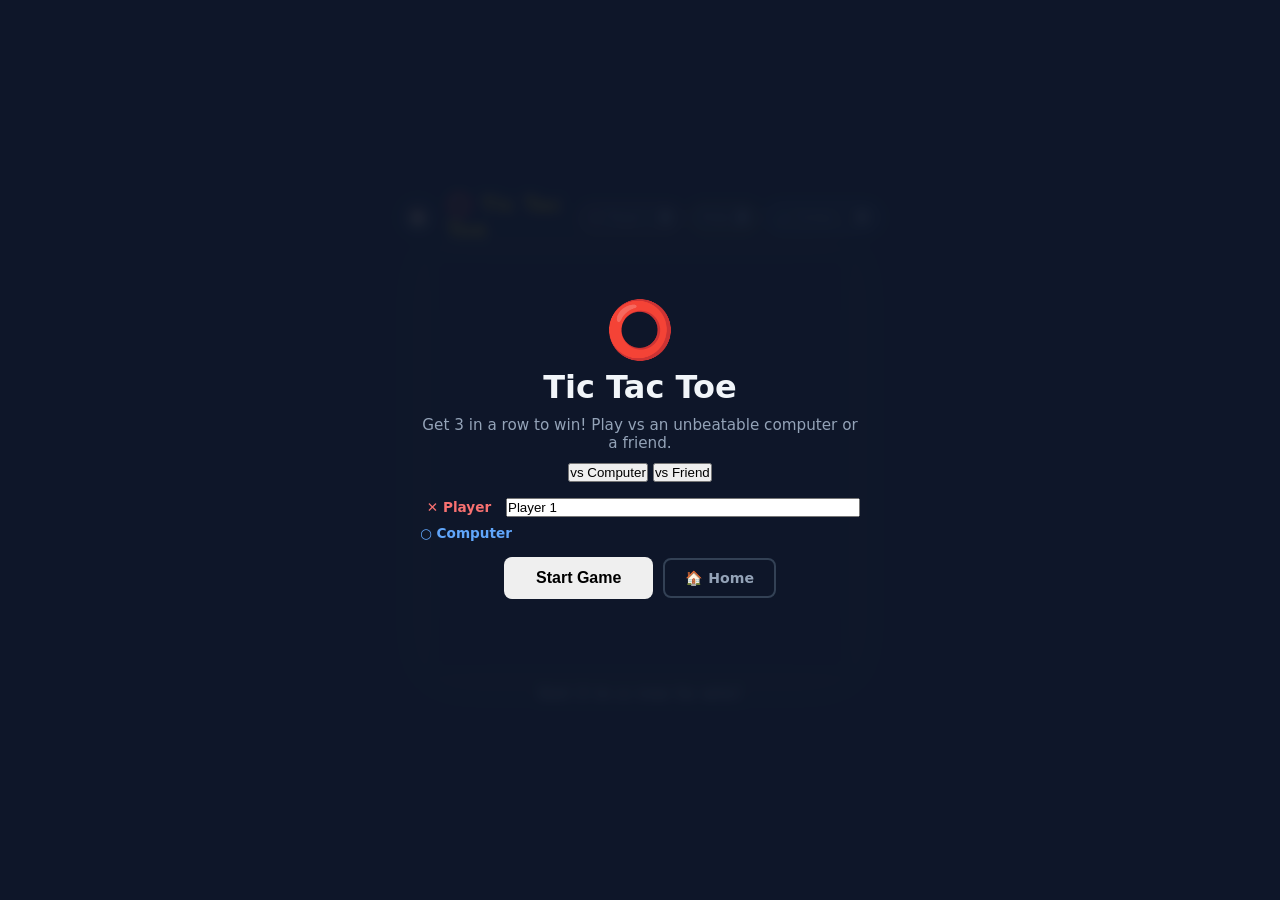
<file: tictactoe/index.html>
<!DOCTYPE html>
<html lang="en">
  <head>
    <meta charset="UTF-8" />
    <meta name="viewport" content="width=device-width, initial-scale=1.0" />
    <title>Tic Tac Toe</title>
    <link rel="stylesheet" href="../shared/theme.css" />
    <link rel="stylesheet" href="style.css" />
  </head>
  <body>
    <div class="wrapper">

      <header class="header">
        <a class="btn-icon" href="../index.html" title="Back to Home">🏠</a>
        <h1 class="title">⭕ Tic Tac Toe</h1>
        <!-- Hidden speed badge – required by GameBase internals -->
        <span class="speed-badge hidden" id="speedBadge"></span>

        <!-- Score board: X wins · Draws · O wins -->
        <div class="score-board">
          <div class="score-pill x-pill">
            <span class="pill-symbol">✕</span>
            <span class="pill-label" id="nameX">Player 1</span>
            <span class="pill-value" id="scoreX">0</span>
          </div>
          <div class="score-pill draw-pill">
            <span class="pill-label">Draw</span>
            <span class="pill-value" id="scoreDraw">0</span>
          </div>
          <div class="score-pill o-pill">
            <span class="pill-symbol">○</span>
            <span class="pill-label" id="nameO">Computer</span>
            <span class="pill-value" id="scoreO">0</span>
          </div>
        </div>
      </header>

      <!-- Canvas + status text -->
      <div class="canvas-wrapper">
        <div class="canvas-container">
          <canvas id="gameCanvas"></canvas>

          <!-- Start / game-over overlay -->
          <div class="overlay" id="overlay">
            <div class="overlay-card">
              <p class="overlay-emoji" id="overlayEmoji">⭕</p>
              <h2 class="overlay-title" id="overlayTitle">Tic Tac Toe</h2>
              <p class="overlay-subtitle" id="overlaySubtitle">Get 3 in a row to win!</p>

              <!-- Mode toggle -->
              <div class="mode-toggle">
                <button class="mode-btn active" id="modeComputer">vs Computer</button>
                <button class="mode-btn"        id="modeFriend">vs Friend</button>
              </div>

              <!-- Player name inputs -->
              <div class="name-inputs">
                <div class="name-field">
                  <label class="name-label x-label" for="nameInputX">✕ Player</label>
                  <input class="name-input" id="nameInputX"
                         type="text" maxlength="12"
                         placeholder="Player 1" value="Player 1" />
                </div>
                <div class="name-field">
                  <label class="name-label o-label" for="nameInputO">
                    ○ <span id="oLabelText">Computer</span>
                  </label>
                  <input class="name-input hidden" id="nameInputO"
                         type="text" maxlength="12"
                         placeholder="Player 2" value="Player 2" />
                </div>
              </div>

              <p class="overlay-final hidden" id="overlayFinal"></p>
              <div class="overlay-btn-row">
                <button class="btn-primary" id="btnStart">Start Game</button>
                <a class="btn-home-overlay hidden" id="btnHomeOverlay" href="../index.html">🏠 Home</a>
              </div>
            </div>
          </div>
        </div>

        <!-- Status message (whose turn, winner, etc.) -->
        <p class="status-text" id="statusText">Get 3 in a row to win!</p>
      </div>

    </div><!-- /.wrapper -->

    <!-- ── Orientation lock (mobile portrait → ask to rotate) ────── -->
    <div class="orient-overlay orient-need-landscape" id="orientOverlay">
      <span class="orient-icon">📱</span>
      <p class="orient-title">Rotate your device</p>
      <p class="orient-msg">⭕ Tic Tac Toe plays best in <strong>landscape</strong> mode.<br>Turn your phone sideways to continue!</p>
    </div>

    <script type="module" src="game.js"></script>
  </body>
</html>
</file>
<file: shared/theme.css>
/* ═══════════════════════════════════════════════════════════════════
   shared/theme.css
   Single source of truth for every design token used across all games.
   Import this first in every game's HTML before any game-specific CSS.
   ═══════════════════════════════════════════════════════════════════ */

/* ── Design tokens ───────────────────────────────────────────────── */
:root {
  /* Backgrounds */
  --clr-bg:         #0f172a;   /* page / canvas background  */
  --clr-surface:    #1e293b;   /* cards, inputs, badges     */
  --clr-surface-2:  #263548;   /* hovered surfaces          */
  --clr-border:     #334155;   /* borders, dividers         */

  /* Text */
  --clr-text:       #e2e8f0;
  --clr-text-muted: #94a3b8;
  --clr-text-dim:   #64748b;
  --clr-text-dark:  #0f172a;   /* text on bright buttons    */

  /* Game accent colours */
  --clr-p1:         #4ade80;   /* snake / player-1 green    */
  --clr-p1-dark:    #15803d;
  --clr-p2:         #60a5fa;   /* player-2 blue             */
  --clr-p2-dark:    #1d4ed8;
  --clr-dino:       #fb923c;   /* dino amber                */
  --clr-dino-dark:  #c2410c;
  --clr-food:       #f87171;   /* snake food red (default)  */

  /* Speed-badge level colours */
  --clr-lv1: #94a3b8;
  --clr-lv2: #fbbf24;
  --clr-lv3: #fb923c;
  --clr-lv4: #f87171;
  --clr-lv5: #e879f9;

  /* Spacing & shape */
  --radius-sm:   6px;
  --radius-md:   8px;
  --radius-lg:  12px;
  --radius-xl:  20px;
  --radius-full: 9999px;

  /* Typography */
  --font-base: "Segoe UI", system-ui, sans-serif;
}

/* ── Reset ───────────────────────────────────────────────────────── */
*, *::before, *::after { box-sizing: border-box; margin: 0; padding: 0; }

/* ── Global hidden utility ───────────────────────────────────────── */
.hidden { display: none !important; }

/* ── Base body ───────────────────────────────────────────────────── */
body {
  font-family: var(--font-base);
  background:  var(--clr-bg);
  color:       var(--clr-text);
}

/* ── Speed badge ─────────────────────────────────────────────────── */
.speed-badge {
  font-size: 0.68rem;
  font-weight: 700;
  text-transform: uppercase;
  letter-spacing: 1px;
  padding: 3px 8px;
  border-radius: var(--radius-full);
  background: var(--clr-surface);
  color: var(--clr-lv1);
  border: 1px solid var(--clr-lv1);
  transition: color 0.3s, border-color 0.3s;
}
.speed-badge.lv2 { color: var(--clr-lv2); border-color: var(--clr-lv2); }
.speed-badge.lv3 { color: var(--clr-lv3); border-color: var(--clr-lv3); }
.speed-badge.lv4 { color: var(--clr-lv4); border-color: var(--clr-lv4); }
.speed-badge.lv5 { color: var(--clr-lv5); border-color: var(--clr-lv5); }

/* ── Player colour labels ─────────────────────────────────────────── */
.p1-label { color: var(--clr-p1); }
.p2-label { color: var(--clr-p2); }
.p1-score { color: var(--clr-p1); }
.p2-score { color: var(--clr-p2); }

/* ── Overlay (start / game-over / pause) ─────────────────────────── */
/*
 * position: fixed so the overlay covers the full viewport, not just the
 * canvas-container. This prevents the start card from being clipped on
 * wide-short canvases (Dino) or small phone screens.
 */
.overlay {
  position: fixed;
  inset: 0;
  z-index: 100;
  display: flex;
  flex-direction: column;    /* allows margin:auto centering on the card */
  align-items: center;
  justify-content: flex-start;
  background: rgba(15, 23, 42, 0.92);
  backdrop-filter: blur(6px);
  overflow-y: auto;          /* scroll if content taller than viewport */
  padding: 24px 16px;
}
.overlay.hidden { display: none; }

.overlay-card {
  text-align: center;
  display: flex;
  flex-direction: column;
  align-items: center;
  gap: 10px;
  width: 100%;
  max-width: 440px;
  margin: auto;              /* centres vertically when content fits */
}
.overlay-emoji    { font-size: 3.5rem; line-height: 1; }
.overlay-title    { font-size: 2rem; font-weight: 700; color: #f1f5f9; }
.overlay-subtitle { font-size: 0.95rem; color: var(--clr-text-muted); }
.overlay-final    { font-size: 1.1rem; color: #facc15; font-weight: 600; }

/* ── Button row: primary action + Home side by side ─────────────────── */
.overlay-btn-row {
  display: flex;
  flex-direction: row;
  gap: 10px;
  align-items: center;
  justify-content: center;
  flex-wrap: wrap;
  width: 100%;
}

/* ── Home button — sits next to Start Game / Play Again ─────────────── */
.btn-home-overlay {
  display: inline-flex;
  align-items: center;
  gap: 6px;
  padding: 10px 20px;
  font-size: 0.88rem;
  font-weight: 600;
  border-radius: var(--radius-md);
  border: 2px solid var(--clr-border);
  background: transparent;
  color: var(--clr-text-muted);
  text-decoration: none;
  cursor: pointer;
  white-space: nowrap;
  transition: border-color 0.15s, color 0.15s;
}
.btn-home-overlay:hover {
  border-color: var(--clr-text-muted);
  color: var(--clr-text);
}

/* ── Home / pause buttons (circular icon buttons in header) ──────── */
.btn-icon {
  font-size: 1.1rem;
  width: 36px;
  height: 36px;
  border-radius: 50%;
  border: 2px solid var(--clr-border);
  background: var(--clr-surface);
  color: var(--clr-text-muted);
  cursor: pointer;
  display: flex;
  align-items: center;
  justify-content: center;
  flex-shrink: 0;
  text-decoration: none;
  transition: background 0.2s, color 0.2s, border-color 0.2s;
}
.btn-icon:disabled { opacity: 0.3; cursor: default; }

/* ── Primary action button (Start / Play Again) ───────────────────── */
.btn-primary {
  padding: 12px 32px;
  font-size: 1rem;
  font-weight: 600;
  border: none;
  border-radius: var(--radius-md);
  cursor: pointer;
  transition: filter 0.15s, transform 0.1s;
}
.btn-primary:hover  { filter: brightness(1.1); }
.btn-primary:active { transform: scale(0.96); }

/* ── Canvas container ─────────────────────────────────────────────── */
.canvas-container {
  position: relative;
  flex-shrink: 0;
  border-radius: var(--radius-lg);
  overflow: hidden;
  border: 2px solid var(--clr-surface);
}
canvas { display: block; width: 100%; height: 100%; }

/* ── Footer ───────────────────────────────────────────────────────── */
.footer { font-size: 0.78rem; color: var(--clr-text-dim); text-align: center; }

/* ── Orientation lock overlay ────────────────────────────────────────
   Add .orient-need-landscape to the div on games that require landscape.
   Add .orient-need-portrait  to the div on games that require portrait.
   The overlay only appears on touch-primary devices (phones/tablets).
   ─────────────────────────────────────────────────────────────────── */
.orient-overlay {
  display: none;           /* hidden by default / on desktop */
  position: fixed;
  inset: 0;
  z-index: 99999;          /* above everything, including game overlays */
  background: rgba(15, 23, 42, 0.97);
  flex-direction: column;
  align-items: center;
  justify-content: center;
  text-align: center;
  padding: 32px 24px;
  gap: 20px;
}

.orient-icon {
  font-size: 4rem;
  line-height: 1;
  display: inline-block;
}

/* Landscape-required games: icon animates from portrait → landscape */
.orient-need-landscape .orient-icon {
  animation: orient-to-landscape 1.6s ease-in-out infinite alternate;
}
@keyframes orient-to-landscape {
  from { transform: rotate(0deg);   }
  to   { transform: rotate(-90deg); }
}

/* Portrait-required games: icon animates from landscape → portrait */
.orient-need-portrait .orient-icon {
  animation: orient-to-portrait 1.6s ease-in-out infinite alternate;
}
@keyframes orient-to-portrait {
  from { transform: rotate(-90deg); }
  to   { transform: rotate(0deg);   }
}

.orient-title {
  font-size: 1.35rem;
  font-weight: 700;
  color: var(--clr-text);
  margin: 0;
}

.orient-msg {
  font-size: 0.95rem;
  color: var(--clr-text-muted);
  max-width: 300px;
  line-height: 1.5;
  margin: 0;
}

/* Show landscape overlay only on mobile in portrait mode */
@media (hover: none) and (pointer: coarse) and (orientation: portrait) {
  .orient-need-landscape { display: flex; }
}

/* Show portrait overlay only on mobile in landscape mode */
@media (hover: none) and (pointer: coarse) and (orientation: landscape) {
  .orient-need-portrait  { display: flex; }
}
</file>
<file: home.css>
/* home.css — layout only; design tokens come from shared/theme.css */

body {
  min-height: 100vh;
  min-height: 100dvh;
  display: flex;
  align-items: center;
  justify-content: center;
}

/* ─── Page wrapper ───────────────────────────────────────────────── */
.home-wrapper {
  display: flex;
  flex-direction: column;
  align-items: center;
  gap: 40px;
  padding: 48px 24px;
  width: 100%;
}

/* ─── Header ─────────────────────────────────────────────────────── */
.home-header { text-align: center; }

.home-title {
  font-size: 3rem;
  font-weight: 800;
  letter-spacing: 2px;
  color: #f1f5f9;
}

.home-subtitle {
  margin-top: 8px;
  font-size: 1rem;
  color: var(--clr-text-dim);
}

/* ─── Tile grid ───────────────────────────────────────────────────── */
.game-tiles {
  display: grid;
  grid-template-columns: repeat(auto-fill, minmax(148px, 1fr));
  gap: 20px;
  width: 100%;
  max-width: 680px;
}

/* ─── Individual tile (accent color set via --accent CSS var) ─────── */
.game-tile {
  aspect-ratio: 1;
  display: flex;
  flex-direction: column;
  align-items: center;
  justify-content: center;
  gap: 14px;
  border-radius: var(--radius-xl);
  border: 2px solid var(--clr-surface);
  background: var(--clr-surface);
  text-decoration: none;
  color: var(--clr-text);
  cursor: pointer;
  transition: transform 0.18s, box-shadow 0.18s, border-color 0.18s;
  animation: fadeUp 0.4s ease both;
}

/* Stagger entrance for up to 6 tiles */
.game-tile:nth-child(2) { animation-delay: 0.07s; }
.game-tile:nth-child(3) { animation-delay: 0.14s; }
.game-tile:nth-child(4) { animation-delay: 0.21s; }
.game-tile:nth-child(5) { animation-delay: 0.28s; }
.game-tile:nth-child(6) { animation-delay: 0.35s; }

.game-tile:hover {
  transform: scale(1.06);
  border-color: var(--accent);
  box-shadow: 0 0 36px color-mix(in srgb, var(--accent) 40%, transparent);
}

.tile-icon { font-size: 3.5rem; line-height: 1; }

.tile-name {
  font-size: 1rem;
  font-weight: 700;
  color: #f1f5f9;
  text-align: center;
  padding: 0 8px;
}

/* ─── Entrance animation ─────────────────────────────────────────── */
@keyframes fadeUp {
  from { opacity: 0; transform: translateY(16px); }
  to   { opacity: 1; transform: translateY(0); }
}

/* ─── Mobile responsive ──────────────────────────────────────────── */
@media (max-width: 400px) {
  .home-wrapper { gap: 28px; padding: 32px 16px; }
  .home-title   { font-size: 2.2rem; letter-spacing: 1px; }

  .game-tiles   { grid-template-columns: repeat(2, 1fr); gap: 14px; }
  .tile-icon    { font-size: 2.8rem; }
  .tile-name    { font-size: 0.9rem; }
}
</file>
<file: american-mahjong/style.css>
/* american-mahjong/style.css — Casino-luxury Mahjong theme */

:root {
  --clr-gold:       #f59e0b;
  --clr-gold-light: #fde68a;
  --clr-gold-dark:  #b45309;
  --clr-dots:       #3b82f6;
  --clr-bamboo:     #22c55e;
}

/* ── Base ────────────────────────────────────────────────────────── */
body {
  height: 100vh; height: 100dvh; overflow: hidden;
  background: radial-gradient(ellipse at 30% 20%, #1c0a00 0%, #0a0c14 55%, #060810 100%);
}

/* ── Wrapper ─────────────────────────────────────────────────────── */
.wrapper {
  display: flex; flex-direction: column;
  align-items: center; justify-content: center;
  gap: 8px; padding: 8px 12px;
  width: 100%; height: 100%;
}

/* ── Header ──────────────────────────────────────────────────────── */
.header {
  display: flex; align-items: center; gap: 10px;
  width: 100%; max-width: 920px;
  padding: 7px 14px;
  background: linear-gradient(135deg, rgba(245,158,11,0.10) 0%, rgba(10,12,20,0.75) 100%);
  border: 1px solid rgba(245,158,11,0.30);
  border-radius: 14px;
  backdrop-filter: blur(10px);
  box-shadow: 0 2px 20px rgba(0,0,0,0.5), inset 0 1px 0 rgba(245,158,11,0.15);
}

.title {
  font-size: 1.2rem; font-weight: 800; flex: 1;
  background: linear-gradient(90deg, #f59e0b 0%, #fde68a 50%, #f59e0b 100%);
  -webkit-background-clip: text; -webkit-text-fill-color: transparent;
  background-clip: text; letter-spacing: 0.5px;
}

.btn-icon {
  border-color: rgba(245,158,11,0.3);
  background: rgba(15,23,42,0.6);
  color: var(--clr-gold-light);
}
.btn-icon:hover {
  border-color: var(--clr-gold);
  background: rgba(245,158,11,0.15);
  color: var(--clr-gold);
}

/* ── Score board ─────────────────────────────────────────────────── */
.score-board { display: flex; gap: 6px; align-items: center; }

.score-pill {
  display: flex; align-items: center; gap: 5px;
  padding: 5px 12px; border-radius: var(--radius-full);
  background: rgba(10,12,20,0.7); border: 1.5px solid var(--clr-border);
  font-size: 0.78rem; backdrop-filter: blur(6px);
  transition: box-shadow 0.3s;
}
.p1-pill  { border-color: var(--clr-dots);   box-shadow: 0 0 10px rgba(59,130,246,0.35); }
.p2-pill  { border-color: var(--clr-bamboo); box-shadow: 0 0 10px rgba(34,197,94,0.35);  }
.mid-pill { border-color: var(--clr-gold);   box-shadow: 0 0 10px rgba(245,158,11,0.4); padding: 5px 10px; }

.suit-icon { font-size: 0.9rem; }
.pill-label {
  color: var(--clr-text-muted); font-size: 0.72rem;
  max-width: 72px; overflow: hidden; text-overflow: ellipsis; white-space: nowrap;
}
.pill-value { font-weight: 800; font-size: 1rem; min-width: 22px; text-align: center; color: #f1f5f9; }

/* ── Canvas wrapper ──────────────────────────────────────────────── */
.canvas-wrapper { display: flex; flex-direction: column; align-items: center; gap: 8px; width: 100%; }

.canvas-container {
  width: min(920px, calc(100vw - 24px));
  height: min(360px, calc(100dvh - 190px));
  border-radius: 16px;
  border: 2px solid rgba(245,158,11,0.45);
  box-shadow:
    0 0 0 1px rgba(245,158,11,0.12),
    0 0 40px rgba(245,158,11,0.22),
    0 0 90px rgba(0,0,0,0.7),
    inset 0 0 30px rgba(0,0,0,0.3);
  overflow: hidden;
}

/* ── Status text ─────────────────────────────────────────────────── */
.status-text {
  font-size: 0.88rem; font-weight: 700;
  color: var(--clr-gold-light); text-align: center;
  min-height: 1.6em; letter-spacing: 0.4px;
  padding: 4px 20px;
  background: rgba(245,158,11,0.08);
  border: 1px solid rgba(245,158,11,0.22);
  border-radius: var(--radius-full);
  backdrop-filter: blur(4px);
  box-shadow: 0 0 16px rgba(245,158,11,0.1);
}

/* ── Overlay (start / game-over) ─────────────────────────────────── */
.overlay-card {
  background: linear-gradient(160deg, #1a1208 0%, #0f172a 50%, #0a1020 100%);
  border: 1px solid rgba(245,158,11,0.3);
  border-radius: 20px;
  box-shadow: 0 0 60px rgba(245,158,11,0.15), 0 20px 60px rgba(0,0,0,0.8);
}

/* ── Overlay additions ───────────────────────────────────────────── */
.p1-label { color: var(--clr-dots);   font-weight: 600; }
.p2-label { color: var(--clr-bamboo); font-weight: 600; }

.name-inputs { display: flex; flex-direction: column; gap: 10px; width: 100%; margin: 8px 0; }
.name-field  { display: flex; align-items: center; gap: 10px; }
.name-label  { font-size: 0.85rem; min-width: 100px; font-weight: 600; }
.name-input  {
  flex: 1; padding: 8px 12px; font-size: 0.9rem;
  background: rgba(10,12,20,0.8); border: 1.5px solid var(--clr-border);
  border-radius: var(--radius-md); color: var(--clr-text);
  transition: border-color 0.2s, box-shadow 0.2s;
}
.name-input:focus { outline: none; border-color: var(--clr-gold); box-shadow: 0 0 0 3px rgba(245,158,11,0.15); }

.mode-toggle { display: flex; gap: 8px; margin: 6px 0; }
.mode-btn {
  flex: 1; padding: 9px 14px; font-size: 0.88rem; font-weight: 700;
  border-radius: var(--radius-md); border: 2px solid var(--clr-border);
  background: rgba(10,12,20,0.6); color: var(--clr-text-muted);
  cursor: pointer; letter-spacing: 0.3px;
  transition: border-color 0.15s, color 0.15s, background 0.15s, box-shadow 0.15s;
}
.mode-btn.active, .mode-btn:hover {
  border-color: var(--clr-gold); color: var(--clr-gold);
  background: rgba(245,158,11,0.08);
  box-shadow: 0 0 14px rgba(245,158,11,0.22);
}

.btn-primary {
  background: linear-gradient(135deg, #f59e0b 0%, #d97706 55%, #b45309 100%);
  color: #1a0800; font-weight: 800; letter-spacing: 0.4px;
  box-shadow: 0 4px 18px rgba(245,158,11,0.45), 0 2px 6px rgba(0,0,0,0.4);
  transition: filter 0.15s, transform 0.1s, box-shadow 0.15s;
}
.btn-primary:hover {
  filter: brightness(1.12);
  box-shadow: 0 6px 24px rgba(245,158,11,0.65), 0 2px 8px rgba(0,0,0,0.4);
}

/* ── Spin-wheel modal ────────────────────────────────────────────── */
.spin-modal {
  position: fixed; inset: 0; z-index: 200;
  display: flex; align-items: center; justify-content: center;
  background: rgba(5, 3, 1, 0.94);
  backdrop-filter: blur(14px);
  padding: 24px 16px;
}
.spin-card {
  display: flex; flex-direction: column; align-items: center;
  gap: 16px; width: 100%; max-width: 380px;
  background: linear-gradient(160deg, #1e1508 0%, #0f172a 55%, #12100a 100%);
  border-radius: 22px;
  border: 2px solid var(--clr-gold);
  padding: 32px 28px;
  box-shadow:
    0 0 0 1px rgba(245,158,11,0.15),
    0 0 50px rgba(245,158,11,0.28),
    0 24px 70px rgba(0,0,0,0.8);
}
.spin-title {
  font-size: 1.45rem; font-weight: 800; letter-spacing: 0.3px;
  background: linear-gradient(90deg, #f59e0b, #fde68a, #f59e0b);
  -webkit-background-clip: text; -webkit-text-fill-color: transparent;
  background-clip: text;
}
.spin-canvas-wrap {
  position: relative; display: inline-flex;
  flex-direction: column; align-items: center;
  padding-top: 18px;
}
.spin-pointer {
  position: absolute; top: 0; left: 50%; transform: translateX(-50%);
  font-size: 1.6rem; color: var(--clr-gold);
  filter: drop-shadow(0 0 10px rgba(245,158,11,0.95));
}
#spinCanvas {
  border-radius: 50%;
  border: 3px solid var(--clr-gold);
  box-shadow: 0 0 24px rgba(245,158,11,0.45), 0 0 60px rgba(245,158,11,0.15);
  display: block;
}
.spin-result {
  font-size: 1.1rem; font-weight: 800; color: var(--clr-gold);
  text-align: center; min-height: 1.6em;
  text-shadow: 0 0 20px rgba(245,158,11,0.6);
}
.btn-spin {
  padding: 11px 32px; font-size: 0.98rem; font-weight: 800;
  border-radius: var(--radius-md); border: 2px solid var(--clr-gold);
  background: rgba(245,158,11,0.08); color: var(--clr-gold);
  cursor: pointer; letter-spacing: 0.5px;
  box-shadow: 0 0 14px rgba(245,158,11,0.22);
  transition: background 0.2s, box-shadow 0.2s, transform 0.1s;
}
.btn-spin:hover   { background: rgba(245,158,11,0.2); box-shadow: 0 0 24px rgba(245,158,11,0.5); transform: translateY(-1px); }
.btn-spin:active  { transform: translateY(0); }
.btn-spin:disabled { opacity: 0.35; cursor: default; box-shadow: none; transform: none; }
</file>
<file: dino/style.css>
/* dino/style.css — dino-specific layout only.
   Shared tokens, reset, overlay, badge, button from shared/theme.css */

body { height: 100vh; height: 100dvh; overflow: hidden; }

/* ─── Wrapper ────────────────────────────────────────────────────── */
.wrapper {
  /* 3rd term: keep height ≤ viewport — (dvh - chrome) × (w/h ratio) */
  --game-w: min(900px, calc(100vw - 32px), calc((100dvh - 220px) * 900 / 260));
  display: flex;
  flex-direction: column;
  align-items: center;
  gap: 10px;
  padding: 12px 16px;
  width: 100%;
}

/* ─── Header ─────────────────────────────────────────────────────── */
.header {
  width: 100%;
  max-width: var(--game-w);
  display: flex;
  align-items: center;
  justify-content: space-between;
}

/* Dino home button hover — amber */
.btn-icon:hover { border-color: var(--clr-dino); background: var(--clr-surface-2); }

.title-group { display: flex; align-items: center; gap: 8px; }
.title { font-size: 1.5rem; font-weight: 700; color: var(--clr-dino); }

.score-board { display: flex; gap: 20px; }
.score-item  { display: flex; flex-direction: column; align-items: center; line-height: 1.2; }
.score-label { font-size: 0.65rem; font-weight: 700; text-transform: uppercase; letter-spacing: 1.5px; color: #64748b; }
.score-value { font-size: 1.6rem; font-weight: 700; color: #f1f5f9; min-width: 4ch; text-align: center; }
.hi-score    { color: #fb923c; }

/* ─── Canvas container ───────────────────────────────────────────── */
.canvas-container {
  width:        var(--game-w);
  aspect-ratio: 900 / 260;    /* keeps height in sync with computed width */
  box-shadow: 0 0 40px rgba(251, 146, 60, 0.15);
}

/* Dino overlay final score in amber */
.overlay-final { color: var(--clr-dino); }

/* Dino primary button — amber */
.btn-primary { margin-top: 6px; background: var(--clr-dino); color: var(--clr-text-dark); }
.btn-primary:hover { background: var(--clr-dino-dark); }

/* ─── Jump button ────────────────────────────────────────────────── */
.jump-controls { display: flex; justify-content: center; }

.btn-jump {
  padding: 14px 48px; font-size: 1.1rem; font-weight: 700;
  border: 2px solid #92400e; border-radius: 14px;
  background: #78350f; color: #fef3c7;
  cursor: pointer;
  transition: filter 0.15s, transform 0.1s;
  touch-action: manipulation;
  user-select: none; -webkit-user-select: none;
}
.btn-jump:hover  { filter: brightness(1.2); }
.btn-jump:active { transform: scale(0.93); }
</file>
<file: galaxy-shooter/style.css>
/* galaxy-shooter/style.css — Neon Space theme */

:root {
  --clr-indigo:      #818cf8;
  --clr-indigo-glow: #6366f1;
  --clr-cyan:        #22d3ee;
  --clr-magenta:     #e879f9;
  --clr-red:         #f87171;
}

/* ── Base ────────────────────────────────────────────────────────── */
body {
  height: 100vh; height: 100dvh; overflow: hidden;
  background: radial-gradient(ellipse at 50% 20%, #0d0020 0%, #03000f 60%, #000008 100%);
}

/* ── Wrapper ─────────────────────────────────────────────────────── */
.wrapper {
  display: flex; flex-direction: column;
  align-items: center; justify-content: center;
  gap: 6px; padding: 6px 10px;
  width: 100%; height: 100%;
}

/* ── Header ──────────────────────────────────────────────────────── */
.header {
  display: flex; align-items: center; gap: 10px;
  width: 100%; max-width: 960px;
  padding: 6px 14px;
  background: linear-gradient(135deg, rgba(99,102,241,0.12) 0%, rgba(3,0,15,0.80) 100%);
  border: 1px solid rgba(129,140,248,0.30);
  border-radius: 14px;
  backdrop-filter: blur(10px);
  box-shadow: 0 2px 20px rgba(0,0,0,0.6), inset 0 1px 0 rgba(129,140,248,0.15);
}

.title {
  font-size: 1.2rem; font-weight: 800; flex: 1;
  background: linear-gradient(90deg, #818cf8 0%, #c4b5fd 45%, #818cf8 100%);
  -webkit-background-clip: text; -webkit-text-fill-color: transparent;
  background-clip: text; letter-spacing: 0.5px;
}

.btn-icon {
  border-color: rgba(129,140,248,0.3);
  background: rgba(3,0,15,0.6);
  color: var(--clr-indigo);
}
.btn-icon:hover {
  border-color: var(--clr-indigo);
  background: rgba(99,102,241,0.15);
  color: #c4b5fd;
}

/* ── Score board ─────────────────────────────────────────────────── */
.score-board { display: flex; gap: 6px; align-items: center; }

.score-item {
  display: flex; flex-direction: column; align-items: center;
  padding: 4px 10px; border-radius: 10px;
  background: rgba(99,102,241,0.10);
  border: 1px solid rgba(129,140,248,0.20);
  box-shadow: 0 0 8px rgba(99,102,241,0.15);
}
.score-label { font-size: 0.6rem; color: rgba(129,140,248,0.7); font-weight: 700; letter-spacing: 1px; }
.score-value { font-size: 1rem; font-weight: 800; color: #c4b5fd; }
.hi-score    { color: var(--clr-cyan); }
.lives-display { font-size: 0.85rem; letter-spacing: 2px; }

/* ── Canvas container ────────────────────────────────────────────── */
.canvas-container {
  position: relative; flex: 1;
  display: flex; align-items: center; justify-content: center;
  width: 100%; max-width: 960px;
  border-radius: 12px; overflow: hidden;
  border: 1px solid rgba(129,140,248,0.25);
  box-shadow: 0 0 30px rgba(99,102,241,0.20), 0 0 60px rgba(99,102,241,0.08);
}

canvas { display: block; width: 100%; height: 100%; }

/* ── Pause overlay ───────────────────────────────────────────────── */
.pause-overlay {
  position: absolute; inset: 0; z-index: 50;
  display: flex; flex-direction: column; align-items: center; justify-content: center;
  background: rgba(0,0,0,0.65); backdrop-filter: blur(4px);
  cursor: pointer;
}
.pause-overlay.hidden { display: none; }
.pause-text  { font-size: 2.5rem; font-weight: 900; color: #c4b5fd; margin: 0; }
.pause-hint  { font-size: 0.85rem; color: rgba(196,181,253,0.6); margin-top: 8px; }

/* ── Overlay card ────────────────────────────────────────────────── */
.overlay-card {
  background: linear-gradient(160deg, rgba(30,0,60,0.97) 0%, rgba(5,0,20,0.97) 100%);
  border: 1px solid rgba(129,140,248,0.40);
  box-shadow: 0 0 50px rgba(99,102,241,0.30), 0 20px 60px rgba(0,0,0,0.6);
}
.overlay-title    { color: #c4b5fd; }
.overlay-subtitle { color: rgba(196,181,253,0.75); }

.btn-primary {
  background: linear-gradient(135deg, #6366f1 0%, #4338ca 100%);
  border: 1px solid rgba(129,140,248,0.5);
  box-shadow: 0 0 16px rgba(99,102,241,0.50), 0 4px 12px rgba(0,0,0,0.4);
  color: #fff;
}
.btn-primary:hover {
  background: linear-gradient(135deg, #818cf8 0%, #6366f1 100%);
  box-shadow: 0 0 28px rgba(129,140,248,0.70), 0 6px 16px rgba(0,0,0,0.5);
  transform: translateY(-2px);
}

/* ── Speed badge ──────────────────────────────────────────────────── */
.speed-badge { background: rgba(99,102,241,0.20); color: #c4b5fd; border-color: rgba(129,140,248,0.35); }

/* ── Mobile touch controls ───────────────────────────────────────── */
.touch-controls {
  display: none;
  gap: 16px; align-items: center; justify-content: center;
  padding: 6px 0;
}
@media (hover: none) and (pointer: coarse) {
  .touch-controls { display: flex; }
}
.btn-touch {
  width: 56px; height: 56px; border-radius: 50%;
  border: 2px solid rgba(129,140,248,0.5);
  background: rgba(99,102,241,0.18);
  color: #c4b5fd; font-size: 1.4rem; cursor: pointer;
  box-shadow: 0 0 12px rgba(99,102,241,0.3);
  transition: background 0.15s, transform 0.1s;
  -webkit-tap-highlight-color: transparent;
}
.btn-touch:active { background: rgba(99,102,241,0.40); transform: scale(0.93); }
.btn-fire { display: none; }

/* ── Footer ──────────────────────────────────────────────────────── */
.footer { color: rgba(129,140,248,0.55); }
</file>
<file: mahjong/style.css>
/* mahjong/style.css — Mahjong layout & theme (red / gold accent).
   Shared tokens, reset, overlay, badge and button styles from theme.css. */

:root {
  --clr-mahjong:      #ef4444;   /* primary red accent */
  --clr-mahjong-gold: #f59e0b;   /* gold accent */
  --clr-p1-mj:        #f87171;   /* player-1 coral-red */
  --clr-p2-mj:        #60a5fa;   /* player-2 blue */
}

body { height: 100vh; height: 100dvh; overflow: hidden; }

/* ── Wrapper ─────────────────────────────────────────────────────── */
.wrapper {
  --game-size: min(560px, calc(100vw - 32px), calc(100dvh - 180px));
  display: flex;
  flex-direction: column;
  align-items: center;
  justify-content: center;
  gap: 10px;
  padding: 10px 16px;
  width: 100%;
  height: 100%;
}

/* ── Header ──────────────────────────────────────────────────────── */
.header {
  display: flex;
  align-items: center;
  gap: 10px;
  width: 100%;
  max-width: calc(var(--game-size) + 60px);
}
.title { font-size: 1.3rem; font-weight: 700; color: var(--clr-mahjong); flex: 1; }
.btn-icon:hover { border-color: var(--clr-mahjong); background: var(--clr-surface-2); }

/* ── Score board ─────────────────────────────────────────────────── */
.score-board { display: flex; gap: 6px; align-items: center; }
.score-pill {
  display: flex; align-items: center; gap: 5px;
  padding: 4px 10px;
  border-radius: var(--radius-full);
  background: var(--clr-surface);
  border: 1.5px solid var(--clr-border);
  font-size: 0.78rem;
}
.p1-pill   { border-color: var(--clr-p1-mj); }
.p2-pill   { border-color: var(--clr-p2-mj); }
.draw-pill { border-color: var(--clr-mahjong-gold); }

.pill-label {
  color: var(--clr-text-muted);
  font-size: 0.72rem;
  max-width: 60px;
  overflow: hidden; text-overflow: ellipsis; white-space: nowrap;
}
.pill-value { font-weight: 700; font-size: 1rem; min-width: 16px; text-align: center; }

/* ── Canvas wrapper ──────────────────────────────────────────────── */
.canvas-wrapper { display: flex; flex-direction: column; align-items: center; gap: 10px; }

.canvas-container {
  width:  var(--game-size);
  height: var(--game-size);
  box-shadow: 0 0 56px rgba(239, 68, 68, 0.18);
}

/* ── Status text ─────────────────────────────────────────────────── */
.status-text {
  font-size: 0.95rem; font-weight: 600;
  color: var(--clr-text-muted); text-align: center;
  min-height: 1.5em; letter-spacing: 0.4px;
}

/* ── Overlay additions ───────────────────────────────────────────── */
.p1-label { color: var(--clr-p1-mj); font-weight: 600; }
.p2-label { color: var(--clr-p2-mj); font-weight: 600; }

.name-inputs { display: flex; flex-direction: column; gap: 8px; width: 100%; margin: 6px 0; }
.name-field  { display: flex; align-items: center; gap: 8px; }
.name-label  { font-size: 0.85rem; min-width: 86px; }
.name-input  { flex: 1; }

/* Mode toggle */
.mode-toggle {
  display: flex; gap: 8px; margin: 4px 0;
}
.mode-btn {
  flex: 1; padding: 8px 14px;
  font-size: 0.88rem; font-weight: 600;
  border-radius: var(--radius-md);
  border: 2px solid var(--clr-border);
  background: var(--clr-surface);
  color: var(--clr-text-muted);
  cursor: pointer;
  transition: border-color 0.15s, color 0.15s, background 0.15s;
}
.mode-btn.active, .mode-btn:hover {
  border-color: var(--clr-mahjong);
  color: var(--clr-mahjong);
  background: var(--clr-surface-2);
}

/* Primary button colour for Mahjong */
.btn-primary { background: var(--clr-mahjong); color: #fff; }

/* ── Spin-wheel modal ────────────────────────────────────────────── */
.spin-modal {
  position: fixed; inset: 0; z-index: 200;
  display: flex; align-items: center; justify-content: center;
  background: rgba(15, 23, 42, 0.92);
  backdrop-filter: blur(8px);
  padding: 24px 16px;
}
.spin-card {
  display: flex; flex-direction: column; align-items: center;
  gap: 14px; width: 100%; max-width: 360px;
  background: var(--clr-surface); border-radius: var(--radius-xl);
  border: 2px solid var(--clr-border);
  padding: 32px 24px;
}
.spin-title { font-size: 1.5rem; font-weight: 700; color: var(--clr-mahjong-gold); }
.spin-canvas-wrap { position: relative; display: inline-flex; flex-direction: column; align-items: center; }
.spin-pointer {
  position: absolute; top: -14px; left: 50%; transform: translateX(-50%);
  font-size: 1.5rem; color: var(--clr-mahjong-gold);
  filter: drop-shadow(0 0 6px rgba(245,158,11,0.7));
}
#spinCanvas { border-radius: 50%; border: 3px solid var(--clr-border); display: block; }
.spin-result {
  font-size: 1.1rem; font-weight: 700;
  color: var(--clr-mahjong-gold); text-align: center;
  min-height: 1.6em;
}
.btn-spin {
  padding: 10px 28px; font-size: 0.95rem; font-weight: 700;
  border-radius: var(--radius-md); border: 2px solid var(--clr-mahjong-gold);
  background: transparent; color: var(--clr-mahjong-gold);
  cursor: pointer; transition: background 0.15s;
}
.btn-spin:hover { background: rgba(245,158,11,0.12); }
.btn-spin:disabled { opacity: 0.35; cursor: default; }
</file>
<file: pong/style.css>
/* pong/style.css — pong-specific layout only.
   Shared tokens, reset, overlay, badge, button styles from shared/theme.css */

body { height: 100vh; height: 100dvh; overflow: hidden; }

/* ── Wrapper ──────────────────────────────────────────────────────── */
.wrapper {
  /* 3rd term: keep height ≤ viewport — (dvh - chrome) × (w/h ratio) */
  --game-w: min(860px, calc(100vw - 32px), calc((100dvh - 230px) * 860 / 480));

  display: flex;
  flex-direction: column;
  align-items: center;
  gap: 10px;
  padding: 12px 16px;
  width: 100%;
  height: 100%;
}

/* ── Header ──────────────────────────────────────────────────────── */
.header {
  width: 100%;
  max-width: var(--game-w);
  display: flex;
  align-items: center;
  justify-content: space-between;
}

.btn-icon:hover { border-color: #38bdf8; background: var(--clr-surface-2); }

.title-group { display: flex; align-items: center; gap: 8px; }
.title { font-size: 1.5rem; font-weight: 700; color: #38bdf8; }

/* ── Score board (left score | title+badge | right score) ────────── */
.score-board {
  display: flex;
  align-items: center;
  gap: 16px;
}

.score-side {
  display: flex;
  flex-direction: column;
  align-items: center;
  line-height: 1.2;
  min-width: 48px;
}

.score-label {
  font-size: 0.65rem;
  font-weight: 700;
  text-transform: uppercase;
  letter-spacing: 1.5px;
  color: #64748b;
}

.score-value {
  font-size: 2rem;
  font-weight: 800;
  color: #f1f5f9;
  min-width: 2ch;
  text-align: center;
}

.score-sep {
  font-size: 1.5rem;
  color: #334155;
}

/* ── Canvas container ────────────────────────────────────────────── */
.canvas-container {
  width:         var(--game-w);
  aspect-ratio:  860 / 480;    /* keeps height in sync with computed width */
  box-shadow: 0 0 40px rgba(56, 189, 248, 0.15);
}


/* Pong primary button — sky blue */
.btn-primary { margin-top: 8px; background: #38bdf8; color: #0f172a; }
.btn-primary:hover { background: #0ea5e9; }

/* ── Mode toggle ──────────────────────────────────────────────────── */
.mode-toggle {
  display: flex;
  border-radius: 8px;
  overflow: hidden;
  border: 2px solid #334155;
}

.mode-btn {
  flex: 1;
  padding: 8px 20px;
  font-size: 0.88rem;
  font-weight: 600;
  border: none;
  background: #1e293b;
  color: #64748b;
  cursor: pointer;
  transition: background 0.2s, color 0.2s;
}

.mode-btn.active        { background: #38bdf8; color: #0f172a; }
.mode-btn:not(.active):hover { background: #263548; color: #e2e8f0; }

/* ── Color pickers ──────────────────────────────────────────────── */
.color-pickers { display: flex; flex-direction: column; align-items: center; gap: 10px; width: 100%; }
.color-picker-row { display: flex; flex-direction: column; align-items: center; gap: 6px; }

.color-picker-label {
  font-size: 0.72rem;
  font-weight: 700;
  text-transform: uppercase;
  letter-spacing: 1.2px;
  color: #64748b;
}

.color-swatches { display: flex; gap: 8px; flex-wrap: wrap; justify-content: center; }

.color-swatch {
  width: 28px; height: 28px;
  border-radius: 50%;
  border: 2px solid transparent;
  cursor: pointer;
  transition: transform 0.15s, border-color 0.15s, box-shadow 0.15s;
  outline: none;
}
.color-swatch:hover   { transform: scale(1.2); }
.color-swatch.selected {
  border-color: #ffffff;
  transform: scale(1.2);
  box-shadow: 0 0 0 3px rgba(255,255,255,0.25);
}

/* ── D-pad controls (up/down only for pong) ─────────────────────── */
.controls {
  display: flex;
  gap: 40px;
  align-items: center;
  justify-content: center;
}

.dpad { display: flex; flex-direction: column; align-items: center; gap: 5px; }

.dpad-label {
  font-size: 0.68rem;
  font-weight: 700;
  text-transform: uppercase;
  letter-spacing: 1.5px;
}

.dpad-col { display: flex; flex-direction: column; gap: 6px; }

.dpad-btn {
  width: 56px; height: 44px;
  font-size: 1.25rem;
  border-radius: 10px;
  border: 2px solid transparent;
  cursor: pointer;
  display: flex;
  align-items: center;
  justify-content: center;
  transition: transform 0.1s, filter 0.15s;
  user-select: none;
  -webkit-user-select: none;
  touch-action: manipulation;
}
.dpad-btn:active { transform: scale(0.85); }

.p1-dpad-btn { background: #166534; color: #dcfce7; border-color: #14532d; }
.p1-dpad-btn:hover { filter: brightness(1.25); }

.p2-dpad-btn { background: #1e3a8a; color: #dbeafe; border-color: #1e40af; }
.p2-dpad-btn:hover { filter: brightness(1.25); }

/* ── Footer ─────────────────────────────────────────────────────── */
.footer { font-size: 0.78rem; color: #475569; text-align: center; }
</file>
<file: snake/style.css>
/* snake/style.css — snake-specific layout only.
   All shared tokens, reset, overlay, badge, and button styles
   come from shared/theme.css which is loaded first. */

body {
  height: 100vh;          /* fallback for older browsers */
  height: 100dvh;         /* dynamic viewport — hides iOS Safari chrome correctly */
  overflow: hidden;
}

/* ─── Page wrapper ──────────────────────────────────────────────── */
.wrapper {
  /*
   * --game-size: the largest square that fits inside the viewport,
   * leaving room for the header (~60 px), footer (~22 px),
   * gaps (20 px), and wrapper padding (24 px). Cap at 800 px.
   */
  --game-size: min(800px, calc(100vw - 32px), calc(100vh - 295px));

  display: flex;
  flex-direction: column;
  align-items: center;
  justify-content: center;
  gap: 10px;
  padding: 12px 16px;
  width: 100%;
  height: 100%;
}

/* ─── Header ────────────────────────────────────────────────────── */
.header {
  width: 100%;
  display: flex;
  align-items: center;
  justify-content: space-between;
  max-width: var(--game-size);   /* always matches the canvas width */
}

/* Home/pause icon button hover colour for snake (green) */
.btn-icon:hover { border-color: var(--clr-p1); background: var(--clr-surface-2); }

/* Group title + speed badge side-by-side */
.title-group {
  display: flex;
  align-items: center;
  gap: 8px;
}

.title {
  font-size: 1.6rem;
  font-weight: 700;
  letter-spacing: 1px;
  color: #4ade80;               /* green */
}

.score-board {
  display: flex;
  align-items: center;
  gap: 8px;
}

/* One column per player */
.player-score {
  display: flex;
  flex-direction: column;
  align-items: center;
  line-height: 1.2;
}

.score-divider {
  font-size: 1.4rem;
  color: #334155;
  padding: 0 2px;
}

.score-label {
  font-size: 0.7rem;
  font-weight: 700;
  text-transform: uppercase;
  letter-spacing: 1.5px;
}

.score-value {
  font-size: 1.8rem;
  font-weight: 700;
  min-width: 2ch;
  text-align: center;
}

/* ─── Canvas container ──────────────────────────────────────────── */
.canvas-container {
  width:  var(--game-size);
  height: var(--game-size);
  box-shadow: 0 0 40px rgba(74, 222, 128, 0.2);
}


/* ─── Mode toggle (segmented control) ──────────────────────────── */
.mode-toggle {
  display: flex;
  border-radius: 8px;
  overflow: hidden;
  border: 2px solid #334155;
}

.mode-btn {
  flex: 1;
  padding: 8px 20px;
  font-size: 0.88rem;
  font-weight: 600;
  border: none;
  background: #1e293b;
  color: #64748b;
  cursor: pointer;
  transition: background 0.2s, color 0.2s;
}

.mode-btn.active {
  background: #4ade80;
  color: #0f172a;
}

.mode-btn:not(.active):hover {
  background: #263548;
  color: #e2e8f0;
}

/* ─── Name inputs inside the overlay ───────────────────────────── */
.name-inputs {
  display: flex;
  flex-direction: column;
  gap: 10px;
  width: 220px;
}

.name-field {
  display: flex;
  align-items: center;
  gap: 10px;
}

/* Coloured "Player 1" / "Player 2" labels */
.name-label {
  font-size: 0.75rem;
  font-weight: 700;
  text-transform: uppercase;
  letter-spacing: 1px;
  width: 64px;
  text-align: right;
  flex-shrink: 0;
}

.name-input {
  flex: 1;
  padding: 7px 10px;
  border-radius: 6px;
  border: 2px solid #334155;
  background: #0f172a;
  color: #f1f5f9;
  font-size: 0.9rem;
  font-family: inherit;
  outline: none;
  transition: border-color 0.2s;
}

/* Focus ring matches each player's colour */
.p1-input:focus { border-color: #4ade80; }
.p2-input:focus { border-color: #60a5fa; }

/* ─── Lives display (hearts shown under each score) ────────────── */
.lives-display {
  font-size: 0.72rem;
  letter-spacing: 1px;
  line-height: 1;
}

/* ─── Wins badge (leaderboard, duo mode only) ───────────────────── */
.wins-badge {
  font-size: 0.65rem;
  font-weight: 700;
  text-transform: uppercase;
  letter-spacing: 1px;
  opacity: 0.75;
}



/* ─── Color pickers (P1 snake · P2 snake · food) ────────────────── */
.color-pickers {
  display: flex;
  flex-direction: column;
  align-items: center;
  gap: 10px;
  width: 100%;
}

.color-picker-row {
  display: flex;
  flex-direction: column;
  align-items: center;
  gap: 6px;
}

.color-picker-label {
  font-size: 0.72rem;
  font-weight: 700;
  text-transform: uppercase;
  letter-spacing: 1.2px;
  color: #64748b;               /* default: neutral grey */
}

/* Player-label colours override the neutral default */
/* .p1-label and .p2-label already defined globally   */
.food-label { color: #94a3b8; }

.color-swatches {
  display: flex;
  gap: 8px;
  flex-wrap: wrap;
  justify-content: center;
}

.color-swatch {
  width: 28px;
  height: 28px;
  border-radius: 50%;
  border: 2px solid transparent;
  cursor: pointer;
  transition: transform 0.15s, border-color 0.15s, box-shadow 0.15s;
  outline: none;
}

.color-swatch:hover {
  transform: scale(1.2);
}

.color-swatch.selected {
  border-color: #ffffff;
  transform: scale(1.2);
  box-shadow: 0 0 0 3px rgba(255, 255, 255, 0.25);
}

/* Snake primary button — green */
.btn-primary { margin-top: 8px; background: var(--clr-p1); color: var(--clr-text-dark); }
.btn-primary:hover { background: #22c55e; }

/* ─── On-screen D-pad controls ──────────────────────────────────── */
.controls {
  display: flex;
  gap: 40px;
  align-items: center;
  justify-content: center;
}

/* One D-pad widget (label + grid) */
.dpad {
  display: flex;
  flex-direction: column;
  align-items: center;
  gap: 5px;
}

.dpad-label {
  font-size: 0.68rem;
  font-weight: 700;
  text-transform: uppercase;
  letter-spacing: 1.5px;
}

/* 3×3 grid — buttons sit at the four cardinal positions */
.dpad-grid {
  display: grid;
  grid-template-columns: repeat(3, 44px);
  grid-template-rows: repeat(3, 44px);
  gap: 4px;
}

/* Arrow buttons */
.dpad-btn {
  width: 44px;
  height: 44px;
  font-size: 1.25rem;
  border-radius: 10px;
  border: 2px solid transparent;
  cursor: pointer;
  display: flex;
  align-items: center;
  justify-content: center;
  transition: transform 0.1s, filter 0.15s;
  user-select: none;
  -webkit-user-select: none;
  touch-action: manipulation; /* no 300 ms tap delay on mobile */
}

.dpad-btn:active { transform: scale(0.85); }

/* P1 buttons — green theme */
.p1-dpad-btn {
  background: #166534;
  color: #dcfce7;
  border-color: #14532d;
}
.p1-dpad-btn:hover { filter: brightness(1.25); }

/* P2 buttons — blue theme */
.p2-dpad-btn {
  background: #1e3a8a;
  color: #dbeafe;
  border-color: #1e40af;
}
.p2-dpad-btn:hover { filter: brightness(1.25); }

/* Centre decoration (non-interactive circle) */
.dpad-center {
  width: 44px;
  height: 44px;
  border-radius: 50%;
  background: #1e293b;
  border: 2px solid #334155;
}
</file>
<file: sudoku/style.css>
/* sudoku/style.css — Sudoku layout & theme (blue accent).
   Shared tokens, reset, overlay, and button styles come from theme.css. */

:root {
  --sudoku-accent:      #60a5fa;
  --sudoku-accent-dark: #1d4ed8;
  --cell-border-inner:  #334155;
  --cell-border-box:    #94a3b8;
}

body { height: 100vh; height: 100dvh; overflow: hidden; }

/* ── Wrapper ──────────────────────────────────────────────────────── */
.wrapper {
  --game-size: min(450px, calc(100vw - 32px), calc(100dvh - 210px));
  display: flex;
  flex-direction: column;
  align-items: center;
  justify-content: center;
  gap: 12px;
  padding: 12px 16px;
  width: 100%;
  height: 100%;
}

/* ── Header ──────────────────────────────────────────────────────── */
.header {
  display: flex;
  align-items: center;
  gap: 10px;
  width: 100%;
  max-width: calc(var(--game-size) + 60px);
}

.title { font-size: 1.35rem; font-weight: 700; color: var(--sudoku-accent); flex: 1; }
.btn-icon:hover { border-color: var(--sudoku-accent); background: var(--clr-surface-2); }

.header-right {
  display: flex;
  align-items: center;
  gap: 8px;
}

.diff-display {
  font-size: 0.72rem;
  font-weight: 700;
  text-transform: uppercase;
  letter-spacing: 1px;
  padding: 3px 9px;
  border-radius: var(--radius-full);
  background: var(--clr-surface);
  color: var(--sudoku-accent);
  border: 1px solid var(--sudoku-accent);
}

.timer-display {
  font-size: 1rem;
  font-weight: 700;
  font-variant-numeric: tabular-nums;
  color: var(--clr-text-muted);
  min-width: 46px;
  text-align: right;
}

/* ── Game area ───────────────────────────────────────────────────── */
.game-area {
  display: flex;
  flex-direction: column;
  align-items: center;
  gap: 10px;
}

/* ── Sudoku container (positions the overlay over the grid) ──────── */
.sudoku-container {
  position: relative;
  width:  var(--game-size);
  height: var(--game-size);
  border: 2px solid var(--clr-border);
  border-radius: var(--radius-lg);
  overflow: hidden;
  box-shadow: 0 0 48px rgba(96, 165, 250, 0.15);
}

/* ── 9×9 grid ────────────────────────────────────────────────────── */
.sudoku-grid {
  display: grid;
  grid-template-columns: repeat(9, 1fr);
  grid-template-rows:    repeat(9, 1fr);
  width:  100%;
  height: 100%;
  background: var(--clr-surface);
}

/* ── Individual cells ────────────────────────────────────────────── */
.sudoku-cell {
  display: flex;
  align-items: center;
  justify-content: center;
  font-size: calc(var(--game-size) / 18);
  font-weight: 600;
  cursor: pointer;
  border: 1px solid var(--cell-border-inner);
  user-select: none;
  transition: background 0.08s;
}

/* Thick borders that draw the 3×3 box outlines */
.sudoku-cell.box-top    { border-top:    2.5px solid var(--cell-border-box); }
.sudoku-cell.box-left   { border-left:   2.5px solid var(--cell-border-box); }
.sudoku-cell.box-bottom { border-bottom: 2.5px solid var(--cell-border-box); }
.sudoku-cell.box-right  { border-right:  2.5px solid var(--cell-border-box); }

/* Cell content states */
.sudoku-cell.given   { color: #e2e8f0; }
.sudoku-cell.user    { color: var(--sudoku-accent); }

/* Interaction highlights (applied together — order matters) */
.sudoku-cell.related   { background: #1a2744; }
.sudoku-cell.same-num  { background: #1e3a6a; }
.sudoku-cell.selected  { background: #1d4ed8; color: #fff; }
.sudoku-cell.conflict  { background: #3b1515 !important; color: #f87171 !important; }

/* ── Overlay additions (difficulty toggle) ───────────────────────── */
.diff-toggle {
  display: flex;
  gap: 6px;
  margin: 4px 0;
}

.diff-btn {
  flex: 1;
  padding: 7px 14px;
  font-size: 0.88rem;
  font-weight: 600;
  border: 2px solid var(--clr-border);
  border-radius: var(--radius-md);
  background: var(--clr-surface);
  color: var(--clr-text-muted);
  cursor: pointer;
  transition: border-color 0.15s, color 0.15s, background 0.15s;
}

.diff-btn.active,
.diff-btn:hover {
  border-color: var(--sudoku-accent);
  color: var(--sudoku-accent);
  background: var(--clr-surface-2);
}

/* Primary button accent */
.btn-primary {
  background: var(--sudoku-accent);
  color: var(--clr-text-dark);
}

/* ── Number pad ──────────────────────────────────────────────────── */
.numpad {
  display: grid;
  grid-template-columns: repeat(5, 1fr);
  gap: 6px;
  width: var(--game-size);
}

.num-btn {
  padding: 10px 0;
  font-size: 1.1rem;
  font-weight: 700;
  border: 2px solid var(--clr-border);
  border-radius: var(--radius-md);
  background: var(--clr-surface);
  color: var(--clr-text);
  cursor: pointer;
  transition: background 0.12s, border-color 0.12s;
}

.num-btn:hover  { background: var(--clr-surface-2); border-color: var(--sudoku-accent); }
.num-btn:active { transform: scale(0.94); }

.erase-btn { color: #f87171; border-color: #f87171; }
.erase-btn:hover { border-color: #f87171; background: #2d1515; }
</file>
<file: tetris/style.css>
/* tetris/style.css — Tetris-specific layout.
   Shared tokens, reset, overlay, badge, and button styles come from theme.css. */

body { height: 100vh; height: 100dvh; overflow: hidden; }

/* ── Wrapper ─────────────────────────────────────────────────────── */
.wrapper {
  /* Canvas is portrait 1:2. Pick the largest width that keeps height ≤ viewport. */
  --game-w: min(380px, calc(100vw - 124px), calc((100dvh - 340px) / 2));

  display: flex;
  flex-direction: column;
  align-items: center;
  justify-content: center;
  gap: 10px;
  padding: 12px 16px;
  width: 100%;
  height: 100%;
}

/* ── Header ──────────────────────────────────────────────────────── */
.header {
  display: flex;
  align-items: center;
  justify-content: space-between;
  width: calc(var(--game-w) + 104px); /* canvas + hud panel */
}

.btn-icon:hover { border-color: #a855f7; background: var(--clr-surface-2); }

.title-group { display: flex; align-items: center; gap: 8px; }
.title { font-size: 1.5rem; font-weight: 700; letter-spacing: 1px; color: #a855f7; }

/* ── Game area: canvas + HUD side by side ────────────────────────── */
.game-area {
  display: flex;
  align-items: flex-start;
  gap: 12px;
}

/* ── Canvas container (portrait 1:2) ─────────────────────────────── */
.canvas-container {
  width:  var(--game-w);
  height: calc(var(--game-w) * 2);
  box-shadow: 0 0 40px rgba(168, 85, 247, 0.25);
}

/* ── HUD panel ───────────────────────────────────────────────────── */
.hud {
  display: flex;
  flex-direction: column;
  gap: 12px;
  width: 80px;
}

.hud-section {
  display: flex;
  flex-direction: column;
  align-items: center;
  gap: 4px;
  background: var(--clr-surface);
  border: 1px solid var(--clr-border);
  border-radius: var(--radius-md);
  padding: 8px 4px;
}

.hud-label {
  font-size: 0.62rem;
  font-weight: 700;
  text-transform: uppercase;
  letter-spacing: 1.2px;
  color: var(--clr-text-dim);
}

.hud-value {
  font-size: 1.4rem;
  font-weight: 700;
  color: #c084fc;
  line-height: 1;
}

/* Next-piece canvas */
#nextCanvas {
  border-radius: var(--radius-sm);
  background: var(--clr-bg);
}

/* ── Primary button — purple ─────────────────────────────────────── */
.btn-primary { background: #a855f7; color: #fff; }
.btn-primary:hover { background: #9333ea; }

/* ── On-screen controls ──────────────────────────────────────────── */
.controls {
  display: flex;
  flex-direction: column;
  align-items: center;
  gap: 6px;
}

.ctrl-row {
  display: flex;
  gap: 6px;
}

.ctrl-btn {
  width: 52px;
  height: 52px;
  font-size: 1.3rem;
  font-weight: 700;
  border-radius: 10px;
  border: 2px solid #6b21a8;
  background: #3b0764;
  color: #e9d5ff;
  cursor: pointer;
  display: flex;
  align-items: center;
  justify-content: center;
  transition: transform 0.1s, filter 0.15s;
  user-select: none;
  -webkit-user-select: none;
  touch-action: manipulation;
}

.ctrl-btn:hover  { filter: brightness(1.3); }
.ctrl-btn:active { transform: scale(0.85); }

/* Rotate button — wider */
.ctrl-rotate {
  width: 110px;
  font-size: 1.1rem;
  gap: 6px;
}

/* Drop button — wide + accent */
.ctrl-drop {
  width: 168px;
  font-size: 1rem;
  background: #6b21a8;
  border-color: #a855f7;
}
</file>
<file: tictactoe/style.css>
/* tictactoe/style.css — Tic Tac Toe layout & theme (yellow/gold accent).
   Shared tokens, reset, overlay, badge, and button styles from theme.css. */

body { height: 100vh; height: 100dvh; overflow: hidden; }

/* ── Wrapper ─────────────────────────────────────────────────────── */
.wrapper {
  /* Largest square that fits without overflowing viewport */
  --game-size: min(420px, calc(100vw - 40px), calc(100dvh - 190px));

  display: flex;
  flex-direction: column;
  align-items: center;
  justify-content: center;
  gap: 12px;
  padding: 12px 16px;
  width: 100%;
  height: 100%;
}

/* ── Header ──────────────────────────────────────────────────────── */
.header {
  display: flex;
  align-items: center;
  gap: 10px;
  width: 100%;
  max-width: calc(var(--game-size) + 60px);
}

.title { font-size: 1.35rem; font-weight: 700; color: #facc15; flex: 1; }
.btn-icon:hover { border-color: #facc15; background: var(--clr-surface-2); }

/* ── Score board ─────────────────────────────────────────────────── */
.score-board { display: flex; gap: 6px; align-items: center; }

.score-pill {
  display: flex;
  align-items: center;
  gap: 5px;
  padding: 4px 10px;
  border-radius: var(--radius-full);
  background: var(--clr-surface);
  border: 1.5px solid var(--clr-border);
  font-size: 0.78rem;
}
.x-pill    { border-color: #f87171; }
.o-pill    { border-color: #60a5fa; }
.draw-pill { border-color: #facc15; }

.pill-symbol { font-weight: 800; font-size: 0.9rem; }
.x-pill .pill-symbol { color: #f87171; }
.o-pill .pill-symbol { color: #60a5fa; }

.pill-label {
  color: var(--clr-text-muted);
  font-size: 0.72rem;
  max-width: 55px;
  overflow: hidden;
  text-overflow: ellipsis;
  white-space: nowrap;
}
.pill-value { font-weight: 700; font-size: 1rem; min-width: 14px; text-align: center; }

/* ── Canvas wrapper ──────────────────────────────────────────────── */
.canvas-wrapper {
  display: flex;
  flex-direction: column;
  align-items: center;
  gap: 10px;
}

/* ── Canvas container (square) ───────────────────────────────────── */
.canvas-container {
  width:  var(--game-size);
  height: var(--game-size);
  box-shadow: 0 0 48px rgba(250, 204, 21, 0.18);
}

/* ── Status text (whose turn / winner announcement) ─────────────── */
.status-text {
  font-size: 1rem;
  font-weight: 600;
  color: var(--clr-text-muted);
  text-align: center;
  min-height: 1.5em;
  letter-spacing: 0.4px;
}

/* ── Overlay additions ───────────────────────────────────────────── */
.x-label { color: #f87171; font-weight: 600; }
.o-label { color: #60a5fa; font-weight: 600; }

.name-inputs {
  display: flex;
  flex-direction: column;
  gap: 8px;
  width: 100%;
  margin: 6px 0;
}
.name-field { display: flex; align-items: center; gap: 8px; }
.name-label { font-size: 0.85rem; min-width: 78px; }
.name-input { flex: 1; }
</file>
